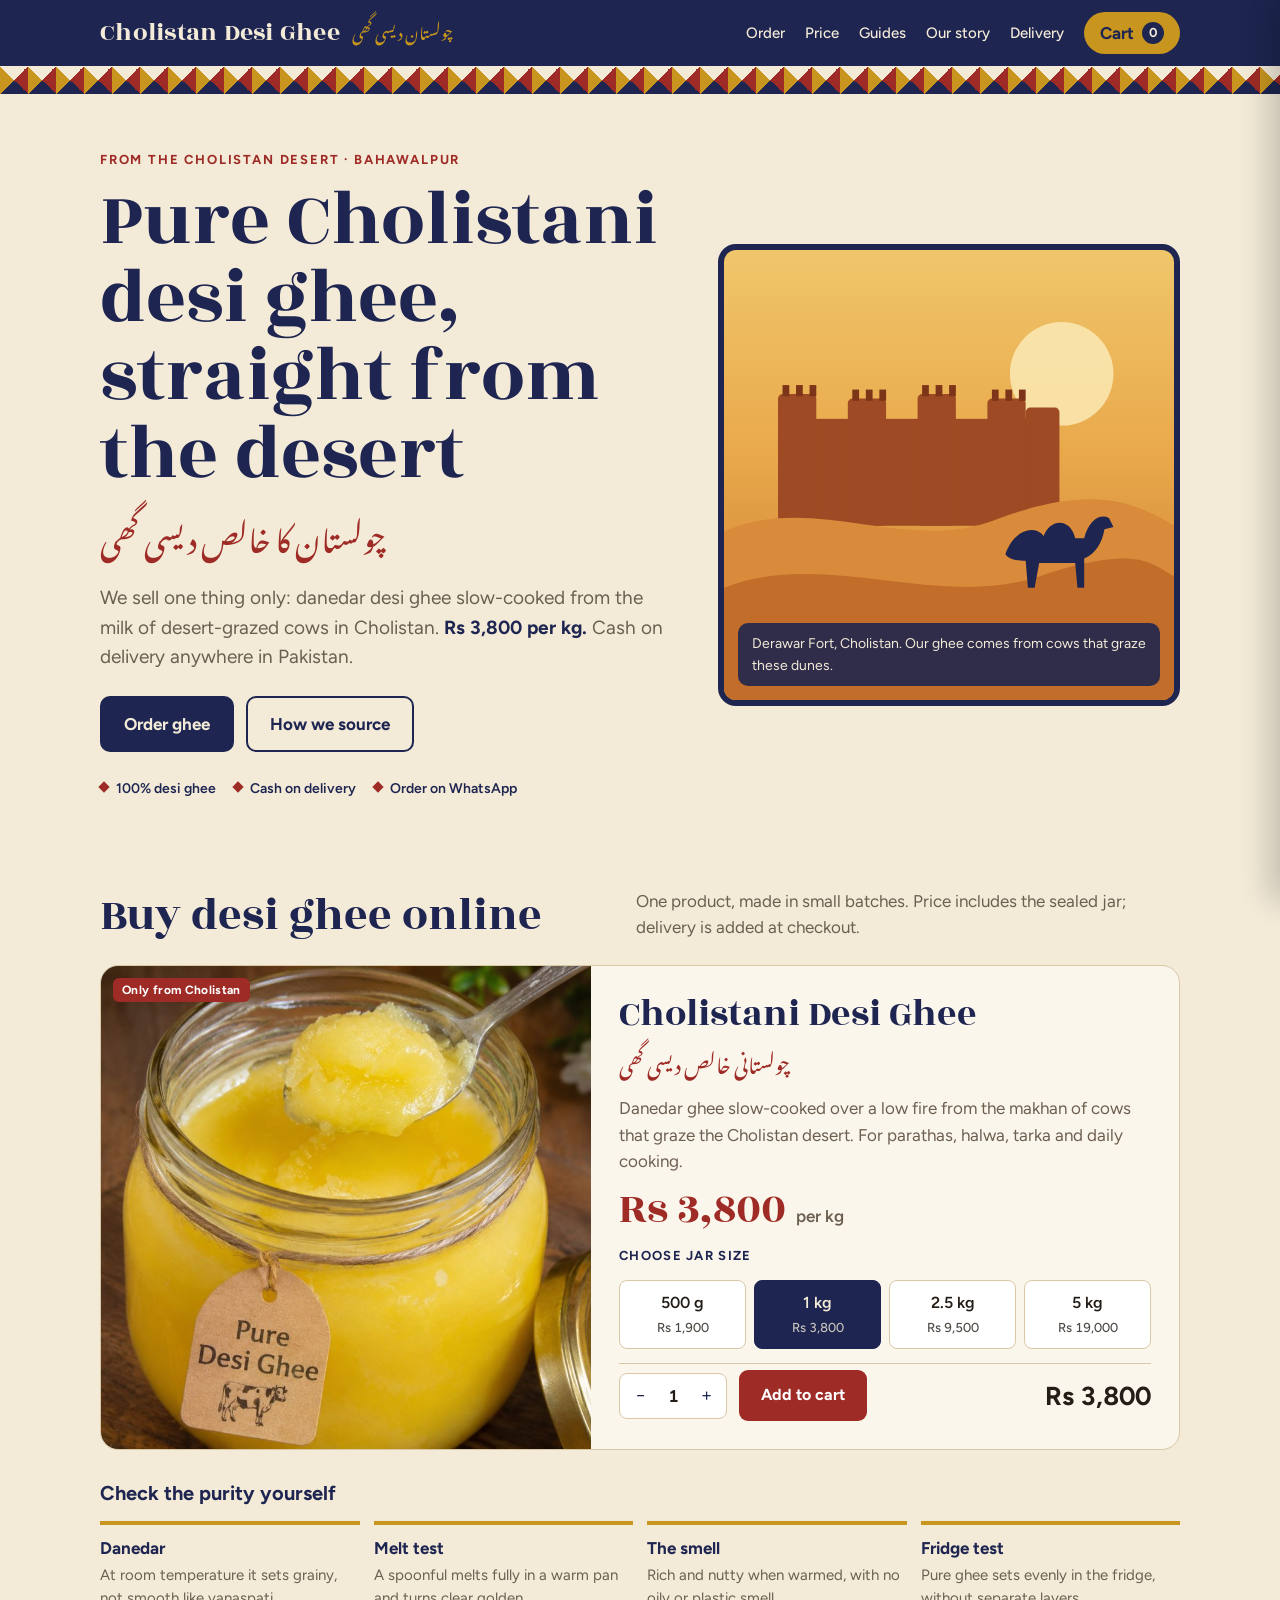
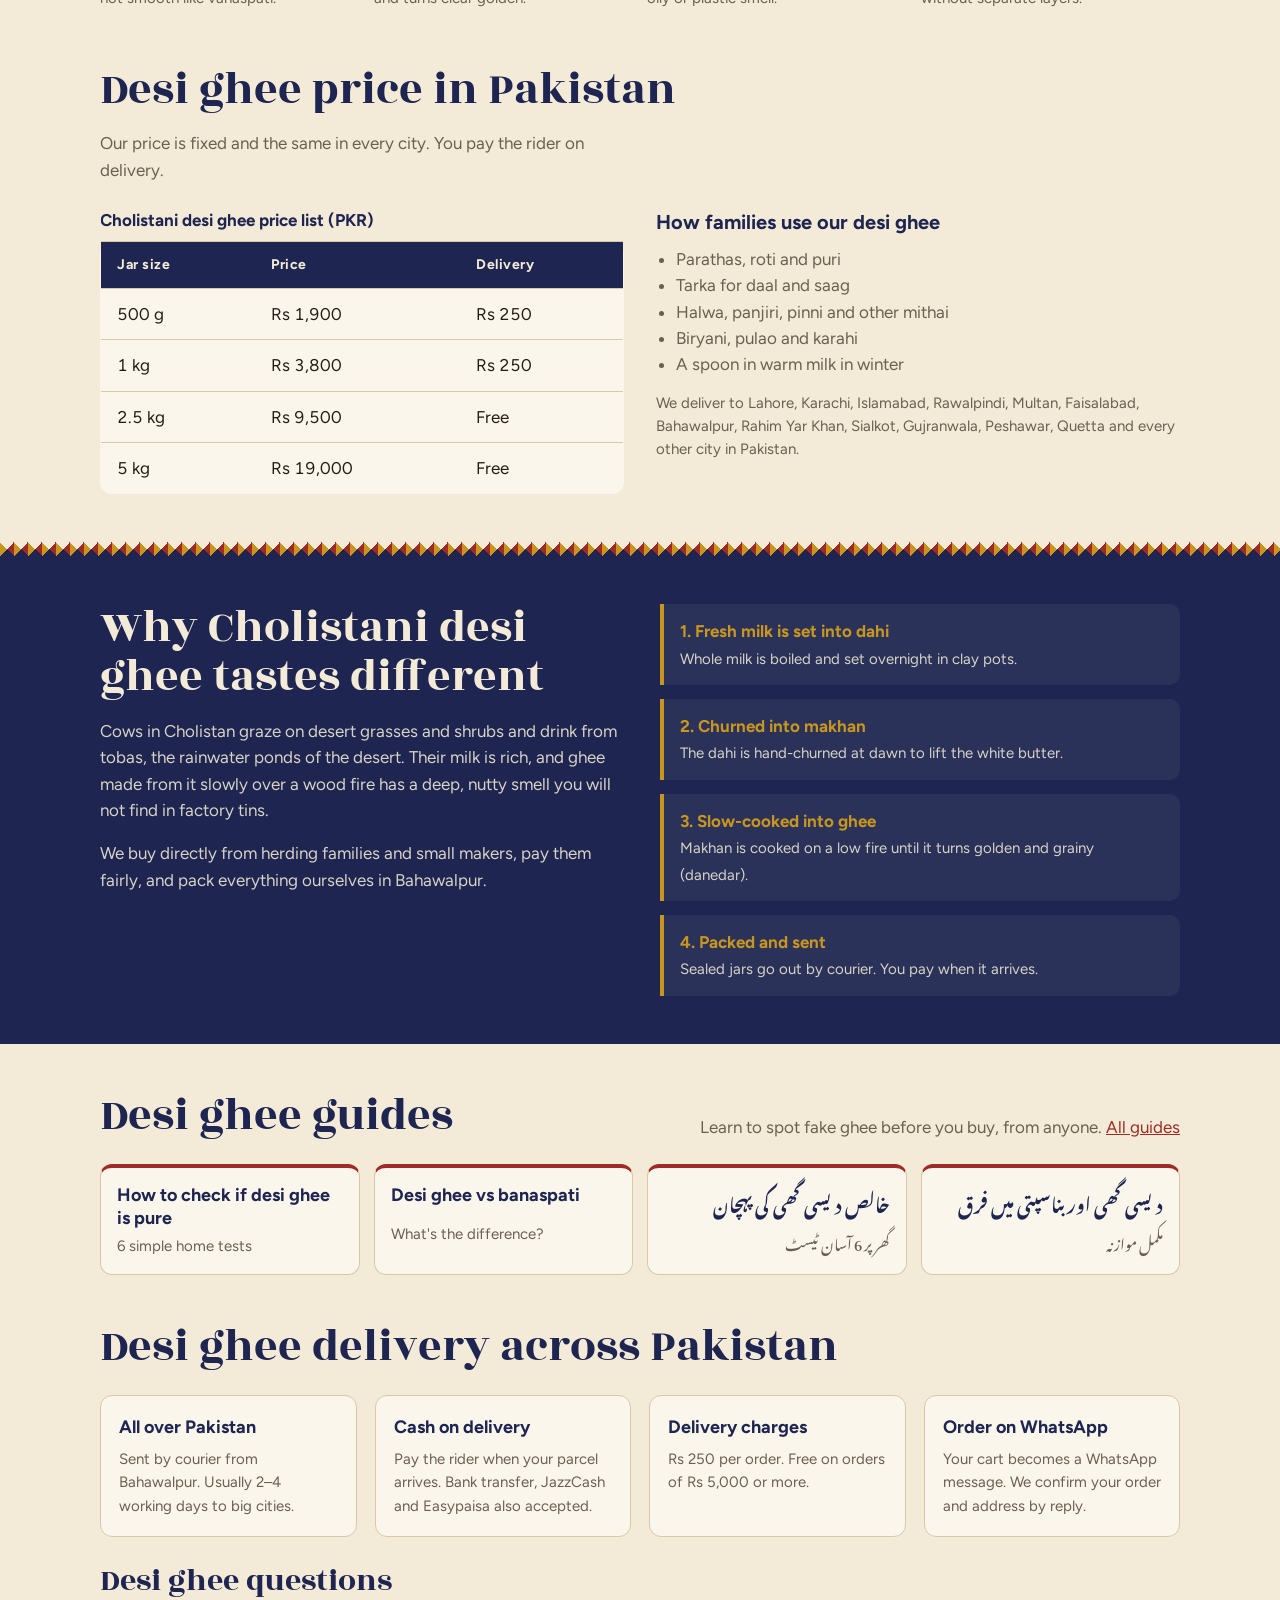
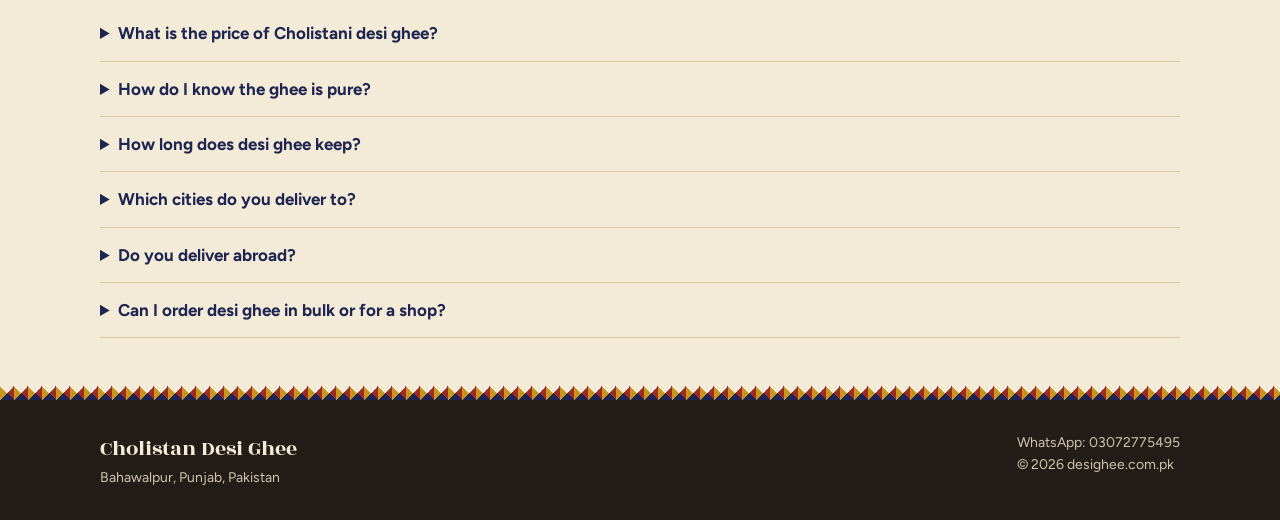
<file: index.html>
<!DOCTYPE html>
<html lang="en-PK">
<head>
<meta charset="utf-8">
<meta name="viewport" content="width=device-width, initial-scale=1">
<title>Pure Cholistani Desi Ghee Online | Rs 3,800/kg | Pakistan</title>
<meta name="description" content="Buy pure Cholistani desi ghee online at Rs 3,800 per kg. Danedar ghee from desert cows in Bahawalpur, delivered across Pakistan. Cash on delivery, order on WhatsApp.">
<link rel="canonical" href="https://desighee.com.pk/">
<meta name="robots" content="index, follow, max-image-preview:large">
<meta name="theme-color" content="#1d2550">
<meta name="geo.region" content="PK-PB">
<meta name="geo.placename" content="Bahawalpur">
<link rel="icon" href="data:image/svg+xml,%3Csvg xmlns='http://www.w3.org/2000/svg' viewBox='0 0 32 32'%3E%3Crect width='32' height='32' rx='7' fill='%231d2550'/%3E%3Cpath d='M16 6l9 10-9 10-9-10z' fill='%23c8961f'/%3E%3C/svg%3E">
<meta property="og:type" content="website">
<meta property="og:site_name" content="Cholistan Desi Ghee">
<meta property="og:locale" content="en_PK">
<meta property="og:url" content="https://desighee.com.pk/">
<meta property="og:title" content="Pure Cholistani Desi Ghee, Rs 3,800 per kg">
<meta property="og:description" content="Danedar desi ghee from the Cholistan desert, Bahawalpur. Cash on delivery across Pakistan.">
<meta property="og:image" content="https://desighee.com.pk/ghee.jpg">
<meta property="og:image:width" content="1200">
<meta property="og:image:height" content="800">
<meta property="og:image:alt" content="Glass jar of golden desi ghee with a spoonful lifted out">
<meta name="twitter:card" content="summary_large_image">
<meta name="twitter:title" content="Pure Cholistani Desi Ghee, Rs 3,800 per kg">
<meta name="twitter:description" content="Danedar desi ghee from the Cholistan desert, Bahawalpur. Cash on delivery across Pakistan.">
<meta name="twitter:image" content="https://desighee.com.pk/ghee.jpg">
<script type="application/ld+json">
[
 {
  "@context": "https://schema.org",
  "@type": "Organization",
  "@id": "https://desighee.com.pk/#org",
  "name": "Cholistan Desi Ghee",
  "url": "https://desighee.com.pk/",
  "logo": "https://desighee.com.pk/ghee.jpg",
  "address": {
   "@type": "PostalAddress",
   "addressLocality": "Bahawalpur",
   "addressRegion": "Punjab",
   "addressCountry": "PK"
  }
 },
 {
  "@context": "https://schema.org",
  "@type": "Product",
  "name": "Pure Cholistani Desi Ghee",
  "alternateName": "چولستانی خالص دیسی گھی",
  "image": [
   "https://desighee.com.pk/ghee.jpg"
  ],
  "description": "Danedar desi ghee slow-cooked from the makhan of cows that graze the Cholistan desert near Bahawalpur. Sold in 500 g, 1 kg, 2.5 kg and 5 kg jars.",
  "brand": {
   "@type": "Brand",
   "name": "Cholistan Desi Ghee"
  },
  "category": "Desi ghee",
  "offers": {
   "@type": "AggregateOffer",
   "priceCurrency": "PKR",
   "lowPrice": "1900",
   "highPrice": "19000",
   "offerCount": "4",
   "availability": "https://schema.org/InStock",
   "seller": {
    "@id": "https://desighee.com.pk/#org"
   },
   "url": "https://desighee.com.pk/#shop",
   "offers": [
    {
     "@type": "Offer",
     "name": "500 g jar",
     "price": "1900",
     "priceCurrency": "PKR",
     "availability": "https://schema.org/InStock",
     "shippingDetails": {
      "@type": "OfferShippingDetails",
      "shippingDestination": {
       "@type": "DefinedRegion",
       "addressCountry": "PK"
      },
      "shippingRate": {
       "@type": "MonetaryAmount",
       "value": "250",
       "currency": "PKR"
      },
      "deliveryTime": {
       "@type": "ShippingDeliveryTime",
       "handlingTime": {
        "@type": "QuantitativeValue",
        "minValue": 0,
        "maxValue": 1,
        "unitCode": "DAY"
       },
       "transitTime": {
        "@type": "QuantitativeValue",
        "minValue": 2,
        "maxValue": 4,
        "unitCode": "DAY"
       }
      }
     }
    },
    {
     "@type": "Offer",
     "name": "1 kg jar",
     "price": "3800",
     "priceCurrency": "PKR",
     "availability": "https://schema.org/InStock",
     "shippingDetails": {
      "@type": "OfferShippingDetails",
      "shippingDestination": {
       "@type": "DefinedRegion",
       "addressCountry": "PK"
      },
      "shippingRate": {
       "@type": "MonetaryAmount",
       "value": "250",
       "currency": "PKR"
      },
      "deliveryTime": {
       "@type": "ShippingDeliveryTime",
       "handlingTime": {
        "@type": "QuantitativeValue",
        "minValue": 0,
        "maxValue": 1,
        "unitCode": "DAY"
       },
       "transitTime": {
        "@type": "QuantitativeValue",
        "minValue": 2,
        "maxValue": 4,
        "unitCode": "DAY"
       }
      }
     }
    },
    {
     "@type": "Offer",
     "name": "2.5 kg jar",
     "price": "9500",
     "priceCurrency": "PKR",
     "availability": "https://schema.org/InStock",
     "shippingDetails": {
      "@type": "OfferShippingDetails",
      "shippingDestination": {
       "@type": "DefinedRegion",
       "addressCountry": "PK"
      },
      "shippingRate": {
       "@type": "MonetaryAmount",
       "value": "0",
       "currency": "PKR"
      },
      "deliveryTime": {
       "@type": "ShippingDeliveryTime",
       "handlingTime": {
        "@type": "QuantitativeValue",
        "minValue": 0,
        "maxValue": 1,
        "unitCode": "DAY"
       },
       "transitTime": {
        "@type": "QuantitativeValue",
        "minValue": 2,
        "maxValue": 4,
        "unitCode": "DAY"
       }
      }
     }
    },
    {
     "@type": "Offer",
     "name": "5 kg jar",
     "price": "19000",
     "priceCurrency": "PKR",
     "availability": "https://schema.org/InStock",
     "shippingDetails": {
      "@type": "OfferShippingDetails",
      "shippingDestination": {
       "@type": "DefinedRegion",
       "addressCountry": "PK"
      },
      "shippingRate": {
       "@type": "MonetaryAmount",
       "value": "0",
       "currency": "PKR"
      },
      "deliveryTime": {
       "@type": "ShippingDeliveryTime",
       "handlingTime": {
        "@type": "QuantitativeValue",
        "minValue": 0,
        "maxValue": 1,
        "unitCode": "DAY"
       },
       "transitTime": {
        "@type": "QuantitativeValue",
        "minValue": 2,
        "maxValue": 4,
        "unitCode": "DAY"
       }
      }
     }
    }
   ]
  }
 },
 {
  "@context": "https://schema.org",
  "@type": "FAQPage",
  "mainEntity": [
   {
    "@type": "Question",
    "name": "What is the price of Cholistani desi ghee?",
    "acceptedAnswer": {
     "@type": "Answer",
     "text": "Our pure Cholistani desi ghee costs Rs 3,800 per kg. A 500 g jar is Rs 1,900, 2.5 kg is Rs 9,500 and 5 kg is Rs 19,000. Delivery is Rs 250, and free on orders of Rs 5,000 or more."
    }
   },
   {
    "@type": "Question",
    "name": "How do I know the ghee is pure?",
    "acceptedAnswer": {
     "@type": "Answer",
     "text": "Pure desi ghee is grainy (danedar) at room temperature and melts fully on a warm spoon with no oily smell. If you are not happy with your first jar, message us and we will make it right."
    }
   },
   {
    "@type": "Question",
    "name": "How long does desi ghee keep?",
    "acceptedAnswer": {
     "@type": "Answer",
     "text": "Up to 9 months in a closed jar at room temperature. Always use a dry spoon."
    }
   },
   {
    "@type": "Question",
    "name": "Which cities do you deliver to?",
    "acceptedAnswer": {
     "@type": "Answer",
     "text": "We deliver by courier to every city in Pakistan, including Lahore, Karachi, Islamabad, Rawalpindi, Multan, Faisalabad, Bahawalpur, Peshawar and Quetta. Payment is cash on delivery."
    }
   },
   {
    "@type": "Question",
    "name": "Do you deliver abroad?",
    "acceptedAnswer": {
     "@type": "Answer",
     "text": "Not yet. Message us on WhatsApp if you would like to be told when we start."
    }
   },
   {
    "@type": "Question",
    "name": "Can I order desi ghee in bulk or for a shop?",
    "acceptedAnswer": {
     "@type": "Answer",
     "text": "Yes. Send us a WhatsApp message with the quantity and city for a wholesale price."
    }
   }
  ]
 }
]
</script>
<link rel="preconnect" href="https://fonts.googleapis.com">
<link rel="preconnect" href="https://fonts.gstatic.com" crossorigin>
<link href="https://fonts.googleapis.com/css2?family=Rozha+One&family=Figtree:wght@400;500;600;700&family=Noto+Nastaliq+Urdu:wght@500;700&display=swap" rel="stylesheet">
<style>
:root {
  /* Ajrak & ralli palette: indigo ink, madder red, ghee gold, desert sand. Layout: one bold patchwork band, quiet sand pages around it. */
  --sand: #f3ead8;
  --sand-deep: #e7d8bb;
  --indigo: #1d2550;
  --madder: #9e2b25;
  --ghee: #c8961f;
  --ink: #241d17;
  --muted: #6c5f50;
  --card: #fbf6ec;
  --line: #d9c8a6;
  --font-display: "Rozha One", "Georgia", serif;
  --font-body: "Figtree", system-ui, -apple-system, "Segoe UI", sans-serif;
  --font-urdu: "Noto Nastaliq Urdu", "Jameel Noori Nastaleeq", serif;
  color-scheme: light;
}
* { box-sizing: border-box; }
html, body { margin: 0; }
body {
  background: var(--sand);
  color: var(--ink);
  font-family: var(--font-body);
  font-size: 17px;
  line-height: 1.55;
}
a { color: var(--madder); }
button, input, select, textarea { font: inherit; }
:focus-visible { outline: 3px solid var(--ghee); outline-offset: 2px; }
.wrap { max-width: 1120px; margin: 0 auto; padding: 0 20px; }

/* Ralli patchwork band */
.ralli {
  height: 28px;
  background:
    conic-gradient(from 45deg, var(--madder) 25%, var(--indigo) 0 50%, var(--ghee) 0 75%, var(--sand) 0) 0 0 / 28px 28px;
}
.ralli.thin { height: 14px; background-size: 14px 14px; }

/* Header */
header.top {
  position: sticky; top: 0; z-index: 20;
  background: var(--indigo); color: var(--sand);
}
header.top .wrap { display: flex; align-items: center; justify-content: space-between; gap: 16px; padding-top: 12px; padding-bottom: 12px; }
.brand { display: flex; align-items: baseline; gap: 12px; color: var(--sand); text-decoration: none; }
.brand b { font-family: var(--font-display); font-weight: 400; font-size: 26px; letter-spacing: .01em; }
.brand span { font-family: var(--font-urdu); font-size: 16px; color: var(--ghee); line-height: 2; }
nav.links { display: flex; gap: 20px; align-items: center; }
nav.links a { color: var(--sand); text-decoration: none; font-weight: 500; font-size: 15px; }
nav.links a:hover { color: var(--ghee); }
.cart-btn {
  background: var(--ghee); color: var(--indigo); border: 0; border-radius: 999px;
  padding: 8px 16px; font-weight: 700; cursor: pointer; display: inline-flex; gap: 8px; align-items: center;
}
.cart-btn .count { background: var(--indigo); color: var(--sand); border-radius: 999px; min-width: 22px; padding: 0 6px; font-size: 13px; line-height: 22px; text-align: center; }
@media (max-width: 640px) { nav.links a { display: none; } .brand span { display: none; } }

/* Hero */
.hero { padding: 56px 0 40px; }
.hero .wrap { display: grid; grid-template-columns: 1.25fr 1fr; gap: 40px; align-items: center; }
.eyebrow { font-weight: 700; font-size: 13px; letter-spacing: .14em; text-transform: uppercase; color: var(--madder); margin: 0 0 12px; }
.hero h1 {
  font-family: var(--font-display); font-weight: 400; color: var(--indigo);
  font-size: clamp(42px, 7vw, 78px); line-height: 1; margin: 0 0 8px; text-wrap: balance;
}
.hero .urdu { font-family: var(--font-urdu); font-size: clamp(22px, 3vw, 30px); color: var(--madder); margin: 0 0 18px; line-height: 2.1; direction: rtl; text-align: left; }
.hero p.lead { font-size: 19px; color: var(--muted); max-width: 34em; margin: 0 0 24px; }
.cta-row { display: flex; gap: 12px; flex-wrap: wrap; }
.btn {
  display: inline-flex; align-items: center; justify-content: center; gap: 8px;
  padding: 13px 22px; border-radius: 10px; font-weight: 700; text-decoration: none; cursor: pointer; border: 2px solid var(--indigo);
}
.btn.primary { background: var(--indigo); color: var(--sand); }
.btn.primary:hover { background: #2b356d; }
.btn.ghost { background: transparent; color: var(--indigo); }
.btn.ghost:hover { background: var(--sand-deep); }
.btn.wa { background: #1f7a4a; border-color: #1f7a4a; color: #fff; }
.btn.wa:hover { background: #18633c; }
.promise { display: flex; gap: 18px; flex-wrap: wrap; margin-top: 26px; font-size: 14px; font-weight: 600; color: var(--indigo); }
.promise span::before { content: ""; display: inline-block; width: 8px; height: 8px; background: var(--madder); transform: rotate(45deg); margin-right: 8px; vertical-align: 2px; }

.dune-card {
  position: relative; aspect-ratio: 1 / 1; border-radius: 18px; overflow: hidden;
  background: linear-gradient(180deg, #f0c66b 0%, #e9a94b 45%, #c9772e 100%);
  border: 6px solid var(--indigo);
}
.dune-card svg { position: absolute; inset: 0; width: 100%; height: 100%; }
.dune-card figcaption {
  position: absolute; left: 14px; bottom: 14px; right: 14px;
  background: rgba(29,37,80,.88); color: var(--sand); padding: 10px 14px; border-radius: 10px; font-size: 14px;
}
@media (max-width: 820px) { .hero .wrap { grid-template-columns: 1fr; } .dune-card { max-width: 420px; } }

/* Sections */
section { padding: 48px 0; }
.sec-head { display: flex; justify-content: space-between; align-items: end; gap: 16px; flex-wrap: wrap; margin-bottom: 24px; }
h2 { font-family: var(--font-display); font-weight: 400; color: var(--indigo); font-size: clamp(32px, 4.5vw, 46px); line-height: 1.05; margin: 0; text-wrap: balance; }
.sec-head p { margin: 0; color: var(--muted); max-width: 32em; }

/* Filters */
.filters { display: flex; gap: 8px; flex-wrap: wrap; margin-bottom: 22px; }
.chip { border: 1.5px solid var(--indigo); background: transparent; color: var(--indigo); padding: 6px 14px; border-radius: 999px; font-weight: 600; font-size: 14px; cursor: pointer; }
.chip[aria-pressed="true"] { background: var(--indigo); color: var(--sand); }

/* Products */
.grid { display: grid; grid-template-columns: repeat(auto-fill, minmax(250px, 1fr)); gap: 20px; }
.card {
  background: var(--card); border: 1.5px solid var(--line); border-radius: 14px;
  display: flex; flex-direction: column; overflow: hidden;
}
.card .art { background: var(--sand-deep); display: grid; place-items: center; padding: 18px 0 10px; position: relative; }
.card .art svg { width: 120px; height: 140px; }
.badge { position: absolute; top: 12px; left: 12px; background: var(--madder); color: #fff; font-size: 12px; font-weight: 700; padding: 3px 9px; border-radius: 6px; letter-spacing: .03em; }
.card .body { padding: 16px 18px 18px; display: flex; flex-direction: column; gap: 8px; flex: 1; }
.card h3 { margin: 0; font-size: 20px; color: var(--indigo); line-height: 1.2; }
.card .ur { font-family: var(--font-urdu); color: var(--madder); font-size: 15px; line-height: 2; margin: -4px 0 0; direction: rtl; text-align: left; }
.card p.desc { margin: 0; color: var(--muted); font-size: 15px; flex: 1; }
.size-row { display: flex; gap: 6px; flex-wrap: wrap; }
.size { border: 1.5px solid var(--line); background: #fff; border-radius: 8px; padding: 4px 10px; font-size: 14px; font-weight: 600; cursor: pointer; color: var(--ink); }
.size[aria-pressed="true"] { border-color: var(--indigo); background: var(--indigo); color: var(--sand); }
.buy-row { display: flex; align-items: center; justify-content: space-between; gap: 10px; margin-top: 4px; }
.price { white-space: nowrap; font-weight: 700; font-size: 20px; color: var(--ink); font-variant-numeric: tabular-nums; }
.add { white-space: nowrap; background: var(--madder); color: #fff; border: 0; border-radius: 9px; padding: 10px 16px; font-weight: 700; cursor: pointer; }
.add:hover { background: #84221d; }
.add.done { background: #1f7a4a; }

/* Single product */
.feature { display: grid; grid-template-columns: 1fr 1.2fr; gap: 0; background: var(--card); border: 1.5px solid var(--line); border-radius: 18px; overflow: hidden; }
.feature .art { background: var(--sand-deep); display: grid; place-items: center; padding: 32px; position: relative; }
.feature .art { padding: 0; background: #e9dcc2; }
.feature .art img { width: 100%; height: 100%; min-height: 340px; object-fit: cover; object-position: 40% 50%; display: block; }
.feature .art .badge { z-index: 1; }
.feature .info2 { padding: 28px; display: grid; gap: 14px; align-content: start; }
.feature h3 { font-family: var(--font-display); font-weight: 400; font-size: clamp(28px, 3.5vw, 38px); color: var(--indigo); margin: 0; line-height: 1.1; }
.feature .ur { font-family: var(--font-urdu); color: var(--madder); font-size: 20px; line-height: 2; margin: -8px 0 0; }
.feature p { margin: 0; color: var(--muted); }
.perkg { display: flex; align-items: baseline; gap: 10px; flex-wrap: wrap; }
.perkg b { font-family: var(--font-display); font-weight: 400; font-size: 44px; color: var(--madder); line-height: 1; font-variant-numeric: tabular-nums; }
.perkg span { color: var(--muted); font-weight: 600; }
.lbl { font-size: 13px; font-weight: 700; letter-spacing: .1em; text-transform: uppercase; color: var(--indigo); }
.sizes { display: grid; grid-template-columns: repeat(auto-fill, minmax(110px, 1fr)); gap: 8px; }
.sizes .size { padding: 10px 8px; display: grid; gap: 2px; text-align: center; font-size: 16px; }
.sizes .size small { font-weight: 500; font-size: 13px; opacity: .8; font-variant-numeric: tabular-nums; }
.buy2 { display: flex; gap: 12px; align-items: center; flex-wrap: wrap; padding-top: 6px; border-top: 1.5px solid var(--line); }
.buy2 .qty button { width: 40px; height: 44px; }
.buy2 .add { padding: 13px 22px; font-size: 16px; }
.buy2 .price { font-size: 26px; margin-left: auto; }
.test { margin-top: 28px; }
.test h3 { color: var(--indigo); margin: 0 0 12px; font-size: 20px; }
.tests { display: grid; grid-template-columns: repeat(auto-fit, minmax(200px, 1fr)); gap: 14px; }
.tests div { border-top: 4px solid var(--ghee); padding-top: 10px; display: grid; gap: 2px; }
.tests b { color: var(--indigo); }
.tests span { color: var(--muted); font-size: 15px; }
@media (max-width: 820px) { .feature { grid-template-columns: 1fr; } .feature .art img { min-height: 0; aspect-ratio: 4 / 3; } }

/* Price table */
.pricing { padding-top: 8px; }
.price-wrap { display: grid; grid-template-columns: 1fr 1fr; gap: 32px; align-items: start; }
.ptable { width: 100%; border-collapse: collapse; background: var(--card); border: 1.5px solid var(--line); border-radius: 12px; overflow: hidden; font-variant-numeric: tabular-nums; }
.ptable caption { text-align: left; font-weight: 700; color: var(--indigo); padding-bottom: 8px; }
.ptable th, .ptable td { text-align: left; padding: 12px 16px; border-bottom: 1px solid var(--line); }
.ptable th { background: var(--indigo); color: var(--sand); font-size: 14px; letter-spacing: .04em; }
.ptable tr:last-child td { border-bottom: 0; }
.uses h3 { color: var(--indigo); margin: 0 0 8px; font-size: 20px; }
.uses ul { margin: 0 0 14px; padding-left: 20px; color: var(--muted); }
.cities { color: var(--muted); font-size: 15px; margin: 0; }
@media (max-width: 820px) { .price-wrap { grid-template-columns: 1fr; } }

/* Guides */
.guides { padding-bottom: 0; }
.gcards { display: grid; grid-template-columns: repeat(auto-fit, minmax(220px, 1fr)); gap: 14px; }
.gcard { background: var(--card); border: 1.5px solid var(--line); border-top: 4px solid var(--madder); border-radius: 12px; padding: 16px; text-decoration: none; display: grid; gap: 4px; }
.gcard:hover { border-color: var(--indigo); }
.gcard b { color: var(--indigo); font-size: 18px; line-height: 1.3; }
.gcard span { color: var(--muted); font-size: 15px; }
.gcard.ur b, .gcard.ur span { font-family: var(--font-urdu); line-height: 2; }

/* Story */
.story { background: var(--indigo); color: var(--sand); }
.story h2 { color: var(--sand); }
.story .wrap { display: grid; grid-template-columns: 1fr 1fr; gap: 40px; align-items: start; }
.story p { color: #d8d3c6; max-width: 34em; }
.steps { display: grid; gap: 14px; counter-reset: s; }
.step { background: rgba(255,255,255,.06); border-left: 4px solid var(--ghee); padding: 14px 16px; border-radius: 0 10px 10px 0; }
.step b { display: block; color: var(--ghee); font-size: 17px; }
.step span { color: #d8d3c6; font-size: 15px; }
@media (max-width: 820px) { .story .wrap { grid-template-columns: 1fr; } }

/* Delivery + FAQ */
.info { display: grid; grid-template-columns: repeat(auto-fit, minmax(240px, 1fr)); gap: 18px; }
.info div { background: var(--card); border: 1.5px solid var(--line); border-radius: 12px; padding: 18px; }
.info h3 { margin: 0 0 6px; color: var(--indigo); font-size: 18px; }
.info p { margin: 0; color: var(--muted); font-size: 15px; }
details { border-bottom: 1.5px solid var(--line); padding: 14px 0; }
details summary { cursor: pointer; font-weight: 700; color: var(--indigo); }
details p { margin: 8px 0 0; color: var(--muted); max-width: 60em; }

footer { background: var(--ink); color: #cfc4b2; padding: 32px 0; font-size: 14px; }
footer .wrap { display: flex; justify-content: space-between; gap: 16px; flex-wrap: wrap; }
footer b { color: var(--sand); font-family: var(--font-display); font-weight: 400; font-size: 22px; }

/* Cart drawer */
.scrim { position: fixed; inset: 0; background: rgba(20,16,12,.5); z-index: 40; display: none; }
.scrim.open { display: block; }
aside.cart {
  position: fixed; top: 0; right: 0; height: 100%; width: min(440px, 100%); z-index: 50;
  background: var(--sand); box-shadow: -10px 0 30px rgba(0,0,0,.2);
  display: flex; flex-direction: column; transform: translateX(100%); transition: transform .25s ease;
}
aside.cart.open { transform: none; }
@media (prefers-reduced-motion: reduce) { aside.cart { transition: none; } }
.cart-head { background: var(--indigo); color: var(--sand); padding: 16px 20px; display: flex; justify-content: space-between; align-items: center; }
.cart-title { font-family: var(--font-display); color: var(--sand); font-size: 28px; line-height: 1.05; }
.x { background: none; border: 0; color: var(--sand); font-size: 28px; cursor: pointer; line-height: 1; }
.cart-body > * { min-width: 0; }
.cart-body { grid-template-columns: minmax(0, 1fr); padding: 16px 20px; overflow-y: auto; overflow-x: hidden; flex: 1; display: grid; gap: 16px; align-content: start; }
.line { display: grid; grid-template-columns: 1fr auto; gap: 4px 10px; padding-bottom: 12px; border-bottom: 1px solid var(--line); }
.line .n { font-weight: 700; color: var(--indigo); }
.line .s { color: var(--muted); font-size: 14px; }
.line .t { font-weight: 700; font-variant-numeric: tabular-nums; text-align: right; }
.qty { display: inline-flex; align-items: center; border: 1.5px solid var(--line); border-radius: 8px; overflow: hidden; background: #fff; }
.qty button { border: 0; background: none; width: 32px; height: 30px; cursor: pointer; font-size: 18px; color: var(--indigo); }
.qty span { min-width: 26px; text-align: center; font-weight: 700; font-variant-numeric: tabular-nums; }
.totals { display: grid; gap: 4px; font-variant-numeric: tabular-nums; }
.totals div { display: flex; justify-content: space-between; }
.totals .grand { font-weight: 700; font-size: 20px; color: var(--indigo); border-top: 1.5px solid var(--indigo); padding-top: 6px; margin-top: 4px; }
.note { font-size: 13px; color: var(--muted); }
form.checkout { display: grid; gap: 10px; }
form.checkout label { display: grid; gap: 4px; font-size: 14px; font-weight: 600; color: var(--indigo); }
form.checkout input, form.checkout textarea, form.checkout select { width: 100%; min-width: 0; border: 1.5px solid var(--line); border-radius: 8px; padding: 10px 12px; background: #fff; color: var(--ink); }
.err { color: var(--madder); font-size: 14px; font-weight: 600; min-height: 1em; }
.empty { color: var(--muted); text-align: center; padding: 30px 0; }
.result { background: #fff; border: 1.5px solid var(--line); border-radius: 10px; padding: 12px; font-size: 14px; white-space: pre-wrap; max-height: 220px; overflow-y: auto; }
.row2 { display: grid; grid-template-columns: 1fr 1fr; gap: 8px; }
.cart-foot { padding: 16px 20px; border-top: 1.5px solid var(--line); display: grid; gap: 10px; background: var(--card); }
</style>
</head>
<body>

<header class="top">
  <div class="wrap">
    <a class="brand" href="#top" aria-label="Cholistan Desi Ghee home"><b>Cholistan Desi Ghee</b><span>چولستان دیسی گھی</span></a>
    <nav class="links" aria-label="Main">
      <a href="#shop">Order</a>
      <a href="#price">Price</a>
      <a href="blog/">Guides</a>
      <a href="#story">Our story</a>
      <a href="#delivery">Delivery</a>
      <button class="cart-btn" id="openCart" type="button" aria-label="Open cart">Cart <span class="count" id="cartCount">0</span></button>
    </nav>
  </div>
</header>
<div class="ralli" role="presentation"></div>

<main id="top">
  <div class="hero">
    <div class="wrap">
      <div>
        <p class="eyebrow">From the Cholistan desert · Bahawalpur</p>
        <h1>Pure Cholistani desi ghee, straight from the desert</h1>
        <p class="urdu" lang="ur">چولستان کا خالص دیسی گھی</p>
        <p class="lead">We sell one thing only: danedar desi ghee slow-cooked from the milk of desert-grazed cows in Cholistan. <b style="color:var(--indigo)">Rs 3,800 per kg.</b> Cash on delivery anywhere in Pakistan.</p>
        <div class="cta-row">
          <a class="btn primary" href="#shop">Order ghee</a>
          <a class="btn ghost" href="#story">How we source</a>
        </div>
        <div class="promise"><span>100% desi ghee</span><span>Cash on delivery</span><span>Order on WhatsApp</span></div>
      </div>
      <figure class="dune-card" style="margin:0">
        <svg viewBox="0 0 400 400" role="img" aria-label="Illustration of Derawar Fort among the dunes at sunset with a camel">
          <circle cx="300" cy="110" r="46" fill="#fbe7b0" opacity=".9"/>
          <!-- fort -->
          <g fill="#9e4a24">
            <rect x="60" y="150" width="220" height="95"/>
            <rect x="48" y="128" width="34" height="117" rx="4"/>
            <rect x="110" y="132" width="34" height="113" rx="4"/>
            <rect x="172" y="128" width="34" height="117" rx="4"/>
            <rect x="234" y="132" width="34" height="113" rx="4"/>
            <rect x="268" y="140" width="30" height="105" rx="4"/>
          </g>
          <g fill="#7d3519">
            <rect x="52" y="120" width="6" height="10"/><rect x="64" y="120" width="6" height="10"/><rect x="76" y="120" width="6" height="10"/>
            <rect x="114" y="124" width="6" height="10"/><rect x="126" y="124" width="6" height="10"/><rect x="138" y="124" width="6" height="10"/>
            <rect x="176" y="120" width="6" height="10"/><rect x="188" y="120" width="6" height="10"/><rect x="200" y="120" width="6" height="10"/>
            <rect x="238" y="124" width="6" height="10"/><rect x="250" y="124" width="6" height="10"/><rect x="262" y="124" width="6" height="10"/>
          </g>
          <!-- dunes -->
          <path d="M0 250 C 80 215, 160 270, 240 240 S 360 220, 400 245 L400 400 L0 400 Z" fill="#d98a3a"/>
          <path d="M0 300 C 90 265, 190 320, 280 290 S 380 280, 400 290 L400 400 L0 400 Z" fill="#c26d2a"/>
          <!-- camel -->
          <g fill="#1d2550" transform="translate(250 230)">
            <path d="M0 40 C 8 18, 26 14, 34 24 C 40 8, 58 8, 62 26 L 70 26 C 74 10, 84 4, 92 8 L 96 16 L 88 18 C 86 30, 80 40, 70 44 L 70 70 L 64 70 L 62 48 L 30 48 L 26 70 L 20 70 L 18 46 C 8 46, 2 44, 0 40 Z"/>
          </g>
        </svg>
        <figcaption>Derawar Fort, Cholistan. Our ghee comes from cows that graze these dunes.</figcaption>
      </figure>
    </div>
  </div>

  <section id="shop">
    <div class="wrap">
      <div class="sec-head">
        <h2>Buy desi ghee online</h2>
        <p>One product, made in small batches. Price includes the sealed jar; delivery is added at checkout.</p>
      </div>
      <div id="product">
        <article class="feature">
          <div class="art"><img src="ghee.jpg" alt="Glass jar of golden Cholistani desi ghee with a spoonful lifted out" width="1200" height="800" loading="lazy"></div>
          <div class="info2"><h3>Cholistani Desi Ghee</h3><p>Danedar ghee slow-cooked from the makhan of cows that graze the Cholistan desert. Rs 3,800 per kg.</p></div>
        </article>
      </div>
      <div class="test">
        <h3>Check the purity yourself</h3>
        <div class="tests">
          <div><b>Danedar</b><span>At room temperature it sets grainy, not smooth like vanaspati.</span></div>
          <div><b>Melt test</b><span>A spoonful melts fully in a warm pan and turns clear golden.</span></div>
          <div><b>The smell</b><span>Rich and nutty when warmed, with no oily or plastic smell.</span></div>
          <div><b>Fridge test</b><span>Pure ghee sets evenly in the fridge, without separate layers.</span></div>
        </div>
      </div>
    </div>
  </section>

  <section id="price" class="pricing">
    <div class="wrap">
      <div class="sec-head"><h2>Desi ghee price in Pakistan</h2>
        <p>Our price is fixed and the same in every city. You pay the rider on delivery.</p></div>
      <div class="price-wrap">
        <table class="ptable">
          <caption>Cholistani desi ghee price list (PKR)</caption>
          <thead><tr><th scope="col">Jar size</th><th scope="col">Price</th><th scope="col">Delivery</th></tr></thead>
          <tbody>
            <tr><td>500 g</td><td>Rs 1,900</td><td>Rs 250</td></tr>
            <tr><td>1 kg</td><td>Rs 3,800</td><td>Rs 250</td></tr>
            <tr><td>2.5 kg</td><td>Rs 9,500</td><td>Free</td></tr>
            <tr><td>5 kg</td><td>Rs 19,000</td><td>Free</td></tr>
          </tbody>
        </table>
        <div class="uses">
          <h3>How families use our desi ghee</h3>
          <ul>
            <li>Parathas, roti and puri</li>
            <li>Tarka for daal and saag</li>
            <li>Halwa, panjiri, pinni and other mithai</li>
            <li>Biryani, pulao and karahi</li>
            <li>A spoon in warm milk in winter</li>
          </ul>
          <p class="cities">We deliver to Lahore, Karachi, Islamabad, Rawalpindi, Multan, Faisalabad, Bahawalpur, Rahim Yar Khan, Sialkot, Gujranwala, Peshawar, Quetta and every other city in Pakistan.</p>
        </div>
      </div>
    </div>
  </section>

  <div class="ralli thin" role="presentation"></div>
  <section class="story" id="story">
    <div class="wrap">
      <div>
        <h2>Why Cholistani desi ghee tastes different</h2>
        <p>Cows in Cholistan graze on desert grasses and shrubs and drink from tobas, the rainwater ponds of the desert. Their milk is rich, and ghee made from it slowly over a wood fire has a deep, nutty smell you will not find in factory tins.</p>
        <p>We buy directly from herding families and small makers, pay them fairly, and pack everything ourselves in Bahawalpur.</p>
      </div>
      <div class="steps">
        <div class="step"><b>1. Fresh milk is set into dahi</b><span>Whole milk is boiled and set overnight in clay pots.</span></div>
        <div class="step"><b>2. Churned into makhan</b><span>The dahi is hand-churned at dawn to lift the white butter.</span></div>
        <div class="step"><b>3. Slow-cooked into ghee</b><span>Makhan is cooked on a low fire until it turns golden and grainy (danedar).</span></div>
        <div class="step"><b>4. Packed and sent</b><span>Sealed jars go out by courier. You pay when it arrives.</span></div>
      </div>
    </div>
  </section>

  <section id="guides" class="guides">
    <div class="wrap">
      <div class="sec-head"><h2>Desi ghee guides</h2><p>Learn to spot fake ghee before you buy, from anyone. <a href="blog/">All guides</a></p></div>
      <div class="gcards">
        <a class="gcard" href="blog/how-to-check-pure-desi-ghee.html"><b>How to check if desi ghee is pure</b><span>6 simple home tests</span></a>
        <a class="gcard" href="blog/desi-ghee-vs-banaspati.html"><b>Desi ghee vs banaspati</b><span>What's the difference?</span></a>
        <a class="gcard ur" href="blog/khalis-desi-ghee-ki-pehchan.html" lang="ur" dir="rtl"><b>خالص دیسی گھی کی پہچان</b><span>گھر پر 6 آسان ٹیسٹ</span></a>
        <a class="gcard ur" href="blog/desi-ghee-aur-banaspati-mein-farq.html" lang="ur" dir="rtl"><b>دیسی گھی اور بناسپتی میں فرق</b><span>مکمل موازنہ</span></a>
      </div>
    </div>
  </section>

  <section id="delivery">
    <div class="wrap">
      <div class="sec-head"><h2>Desi ghee delivery across Pakistan</h2></div>
      <div class="info">
        <div><h3>All over Pakistan</h3><p>Sent by courier from Bahawalpur. Usually 2–4 working days to big cities.</p></div>
        <div><h3>Cash on delivery</h3><p>Pay the rider when your parcel arrives. Bank transfer, JazzCash and Easypaisa also accepted.</p></div>
        <div><h3>Delivery charges</h3><p id="deliveryText"></p></div>
        <div><h3>Order on WhatsApp</h3><p>Your cart becomes a WhatsApp message. We confirm your order and address by reply.</p></div>
      </div>
      <div style="margin-top:28px"><h2 style="font-size:32px;margin-bottom:8px">Desi ghee questions</h2>
        <details><summary>What is the price of Cholistani desi ghee?</summary><p>Our pure Cholistani desi ghee costs Rs 3,800 per kg. A 500 g jar is Rs 1,900, 2.5 kg is Rs 9,500 and 5 kg is Rs 19,000. Delivery is Rs 250, and free on orders of Rs 5,000 or more.</p></details>
        <details><summary>How do I know the ghee is pure?</summary><p>Pure desi ghee is grainy (danedar) at room temperature and melts fully on a warm spoon with no oily smell. If you are not happy with your first jar, message us and we will make it right.</p></details>
        <details><summary>How long does desi ghee keep?</summary><p>Up to 9 months in a closed jar at room temperature. Always use a dry spoon.</p></details>
        <details><summary>Which cities do you deliver to?</summary><p>We deliver by courier to every city in Pakistan, including Lahore, Karachi, Islamabad, Rawalpindi, Multan, Faisalabad, Bahawalpur, Peshawar and Quetta. Payment is cash on delivery.</p></details>
        <details><summary>Do you deliver abroad?</summary><p>Not yet. Message us on WhatsApp if you would like to be told when we start.</p></details>
        <details><summary>Can I order desi ghee in bulk or for a shop?</summary><p>Yes. Send us a WhatsApp message with the quantity and city for a wholesale price.</p></details>
      </div>
    </div>
  </section>
</main>

<div class="ralli thin" role="presentation"></div>
<footer>
  <div class="wrap">
    <div><b>Cholistan Desi Ghee</b><div>Bahawalpur, Punjab, Pakistan</div></div>
    <div>WhatsApp: <span id="footNum"></span><br>© <span id="yr"></span> desighee.com.pk</div>
  </div>
</footer>

<div class="scrim" id="scrim"></div>
<aside class="cart" id="cart" aria-label="Your cart" aria-hidden="true">
  <div class="cart-head"><div class="cart-title">Your order</div><button class="x" id="closeCart" type="button" aria-label="Close cart">×</button></div>
  <div class="cart-body" id="cartBody"></div>
  <div class="cart-foot" id="cartFoot"></div>
</aside>

<script>
/* ============ STORE SETTINGS: edit these ============ */
const STORE = {
  whatsapp: "923072775495",         // your WhatsApp number, country code first, no + or spaces
  deliveryFee: 250,                  // Rs per order
  freeDeliveryOver: 5000,            // free delivery when the order total reaches this (Rs)
};
/* Your one product. Price is per kg; each size price is worked out from it */
const PRICE_PER_KG = 3800;
const PRODUCT = { id: "ghee", name: "Cholistani Desi Ghee", ur: "چولستانی خالص دیسی گھی",
  desc: "Danedar ghee slow-cooked over a low fire from the makhan of cows that graze the Cholistan desert. For parathas, halwa, tarka and daily cooking.",
  sizes: [0.5, 1, 2.5, 5] };   // in kg
const sizeLabel = kg => kg < 1 ? (kg * 1000) + " g" : kg + " kg";
const sizePrice = kg => Math.round(kg * PRICE_PER_KG);
/* ==================================================== */

const rs = n => "Rs " + n.toLocaleString("en-PK");
const $ = id => document.getElementById(id);
let cart = [];
try { cart = JSON.parse(localStorage.getItem("cf-cart") || "[]"); } catch (e) { cart = []; }
const save = () => { try { localStorage.setItem("cf-cart", JSON.stringify(cart)); } catch (e) {} };
let chosenSize = 1, chosenQty = 1;

function jar(fill, lid) {
  return `<svg viewBox="0 0 120 140" aria-hidden="true">
    <rect x="30" y="8" width="60" height="18" rx="4" fill="${lid}"/>
    <rect x="34" y="24" width="52" height="8" fill="${lid}" opacity=".7"/>
    <path d="M26 34 h68 q8 0 8 10 v78 q0 12 -12 12 h-60 q-12 0 -12 -12 v-78 q0 -10 8 -10z" fill="${fill}"/>
    <path d="M26 34 h68 q8 0 8 10 v78 q0 12 -12 12 h-60 q-12 0 -12 -12 v-78 q0 -10 8 -10z" fill="none" stroke="#241d17" stroke-opacity=".25" stroke-width="2"/>
    <rect x="22" y="64" width="76" height="40" fill="#f3ead8"/>
    <rect x="22" y="64" width="76" height="6" fill="${lid}"/>
    <rect x="22" y="98" width="76" height="6" fill="${lid}"/>
    <path d="M60 74 l8 8 -8 8 -8 -8z" fill="${lid}"/>
    <rect x="36" y="40" width="8" height="70" rx="4" fill="#fff" opacity=".25"/>
  </svg>`;
}

function renderProduct() {
  const kg = PRODUCT.sizes[chosenSize];
  $("product").innerHTML = `<article class="feature">
    <div class="art"><span class="badge">Only from Cholistan</span><img src="ghee.jpg" alt="Glass jar of golden Cholistani desi ghee with a spoonful lifted out" width="1200" height="800" loading="lazy" decoding="async"></div>
    <div class="info2">
      <h3>${PRODUCT.name}</h3>
      <p class="ur" lang="ur">${PRODUCT.ur}</p>
      <p>${PRODUCT.desc}</p>
      <div class="perkg"><b>${rs(PRICE_PER_KG)}</b><span>per kg</span></div>
      <div class="lbl" id="sizeLbl">Choose jar size</div>
      <div class="sizes" role="group" aria-labelledby="sizeLbl">${PRODUCT.sizes.map((k, i) =>
        `<button type="button" class="size" data-i="${i}" aria-pressed="${i === chosenSize}">${sizeLabel(k)}<small>${rs(sizePrice(k))}</small></button>`).join("")}</div>
      <div class="buy2">
        <div class="qty" aria-label="Number of jars"><button type="button" data-q="-1" aria-label="One less jar">−</button><span>${chosenQty}</span><button type="button" data-q="1" aria-label="One more jar">+</button></div>
        <button type="button" class="add" id="addBtn" data-add="1">Add to cart</button>
        <span class="price">${rs(sizePrice(kg) * chosenQty)}</span>
      </div>
    </div></article>`;
}


function totals() {
  const sub = cart.reduce((s, l) => s + l.price * l.qty, 0);
  const del = sub === 0 || sub >= STORE.freeDeliveryOver ? 0 : STORE.deliveryFee;
  return { sub, del, total: sub + del };
}
function renderCart() {
  const n = cart.reduce((s, l) => s + l.qty, 0);
  $("cartCount").textContent = n;
  if (!cart.length) {
    $("cartBody").innerHTML = `<p class="empty">Your cart is empty. Choose a jar of ghee to start.</p>`;
    $("cartFoot").innerHTML = `<a class="btn primary" href="#shop" id="keepShopping">Browse products</a>`;
    $("keepShopping").onclick = closeCart;
    return;
  }
  const t = totals();
  $("cartBody").innerHTML = cart.map((l, i) => `<div class="line">
      <div><div class="n">${l.name}</div><div class="s">${l.size} · ${rs(l.price)} each</div></div>
      <div class="t">${rs(l.price * l.qty)}</div>
      <div class="qty"><button type="button" data-dec="${i}" aria-label="Remove one">−</button><span>${l.qty}</span><button type="button" data-inc="${i}" aria-label="Add one">+</button></div>
    </div>`).join("") + `
    <div class="totals">
      <div><span>Subtotal</span><span>${rs(t.sub)}</span></div>
      <div><span>Delivery</span><span>${t.del ? rs(t.del) : "Free"}</span></div>
      <div class="grand"><span>Total (cash on delivery)</span><span>${rs(t.total)}</span></div>
      ${t.del ? `<span class="note">Add ${rs(STORE.freeDeliveryOver - t.sub)} more for free delivery.</span>` : ""}
    </div>
    <form class="checkout" id="checkout" novalidate>
      <label for="f-name">Full name<input id="f-name" autocomplete="name" required></label>
      <label for="f-phone">Mobile number<input id="f-phone" inputmode="tel" autocomplete="tel" placeholder="03xx xxxxxxx" required></label>
      <div class="row2">
        <label for="f-city">City<input id="f-city" autocomplete="address-level2" required></label>
        <label for="f-pay">Payment<select id="f-pay"><option>Cash on delivery</option><option>Bank transfer</option><option>JazzCash / Easypaisa</option></select></label>
      </div>
      <label for="f-addr">Full address<textarea id="f-addr" rows="2" autocomplete="street-address" required></textarea></label>
      <p class="err" id="err" role="alert"></p>
    </form>
    <div id="out"></div>`;
  $("cartFoot").innerHTML = `<button class="btn wa" type="button" id="placeOrder">Send order on WhatsApp</button>
    <span class="note">This opens WhatsApp with your order ready to send to ${STORE.whatsapp.replace(/^92/, "0")}.</span>`;
  $("placeOrder").onclick = placeOrder;
}

function orderText(f) {
  const t = totals();
  const lines = cart.map(l => `• ${l.name} (${l.size}) × ${l.qty} = ${rs(l.price * l.qty)}`).join("\n");
  return `Assalam o Alaikum! New order from desighee.com.pk\n\n${lines}\n\nSubtotal: ${rs(t.sub)}\nDelivery: ${t.del ? rs(t.del) : "Free"}\nTotal: ${rs(t.total)}\nPayment: ${f.pay}\n\nName: ${f.name}\nPhone: ${f.phone}\nCity: ${f.city}\nAddress: ${f.addr}`;
}
function placeOrder() {
  const f = { name: $("f-name").value.trim(), phone: $("f-phone").value.trim(), city: $("f-city").value.trim(), addr: $("f-addr").value.trim(), pay: $("f-pay").value };
  const digits = f.phone.replace(/\D/g, "");
  if (!f.name || !f.city || !f.addr) { $("err").textContent = "Please fill in your name, city and full address."; return; }
  if (!/^(03\d{9}|923\d{9})$/.test(digits)) { $("err").textContent = "Please enter a Pakistani mobile number like 0300 1234567."; return; }
  $("err").textContent = "";
  const text = orderText(f);
  const url = `https://wa.me/${STORE.whatsapp}?text=${encodeURIComponent(text)}`;
  $("out").innerHTML = `<p class="note"><b>Your order message is ready.</b> Tap the green button to open WhatsApp and press send. If WhatsApp does not open, copy the message and send it to ${STORE.whatsapp.replace(/^92/, "0")}.</p>
    <div class="result" id="orderMsg"></div>
    <div class="row2" style="margin-top:8px"><a class="btn wa" href="${url}" target="_blank" rel="noopener">Open WhatsApp</a><button class="btn ghost" type="button" id="copyMsg">Copy message</button></div>`;
  $("orderMsg").textContent = text;
  $("copyMsg").onclick = async () => {
    try { await navigator.clipboard.writeText(text); $("copyMsg").textContent = "Copied"; }
    catch (e) { $("copyMsg").textContent = "Select the text above to copy"; }
  };
  $("out").scrollIntoView({ block: "nearest" });
}

function openCart() { $("cart").classList.add("open"); $("scrim").classList.add("open"); $("cart").setAttribute("aria-hidden", "false"); $("closeCart").focus(); }
function closeCart() { $("cart").classList.remove("open"); $("scrim").classList.remove("open"); $("cart").setAttribute("aria-hidden", "true"); }

document.addEventListener("click", e => {
  const t = e.target.closest("button"); if (!t) return;
  if (t.dataset.i !== undefined && t.classList.contains("size")) { chosenSize = +t.dataset.i; renderProduct(); }
  else if (t.dataset.q) { chosenQty = Math.max(1, chosenQty + +t.dataset.q); renderProduct(); }
  else if (t.dataset.add) {
    const kg = PRODUCT.sizes[chosenSize], size = sizeLabel(kg), price = sizePrice(kg);
    const ex = cart.find(l => l.size === size);
    ex ? ex.qty += chosenQty : cart.push({ id: PRODUCT.id, name: PRODUCT.name, size, price, qty: chosenQty });
    save(); renderCart(); openCart();
  }
  else if (t.dataset.inc) { cart[+t.dataset.inc].qty++; save(); renderCart(); }
  else if (t.dataset.dec) { const i = +t.dataset.dec; cart[i].qty--; if (!cart[i].qty) cart.splice(i, 1); save(); renderCart(); }
});
$("openCart").onclick = openCart; $("closeCart").onclick = closeCart; $("scrim").onclick = closeCart;
document.addEventListener("keydown", e => { if (e.key === "Escape") closeCart(); });

$("deliveryText").textContent = `${rs(STORE.deliveryFee)} per order. Free on orders of ${rs(STORE.freeDeliveryOver)} or more.`;
$("footNum").textContent = STORE.whatsapp.replace(/^92/, "0");
$("yr").textContent = new Date().getFullYear();
// drop items from an older version of the store
cart = cart.filter(l => l.id === PRODUCT.id && PRODUCT.sizes.some(k => sizeLabel(k) === l.size && sizePrice(k) === l.price)); save();
renderProduct(); renderCart();
</script>
</body>
</html>
</file>
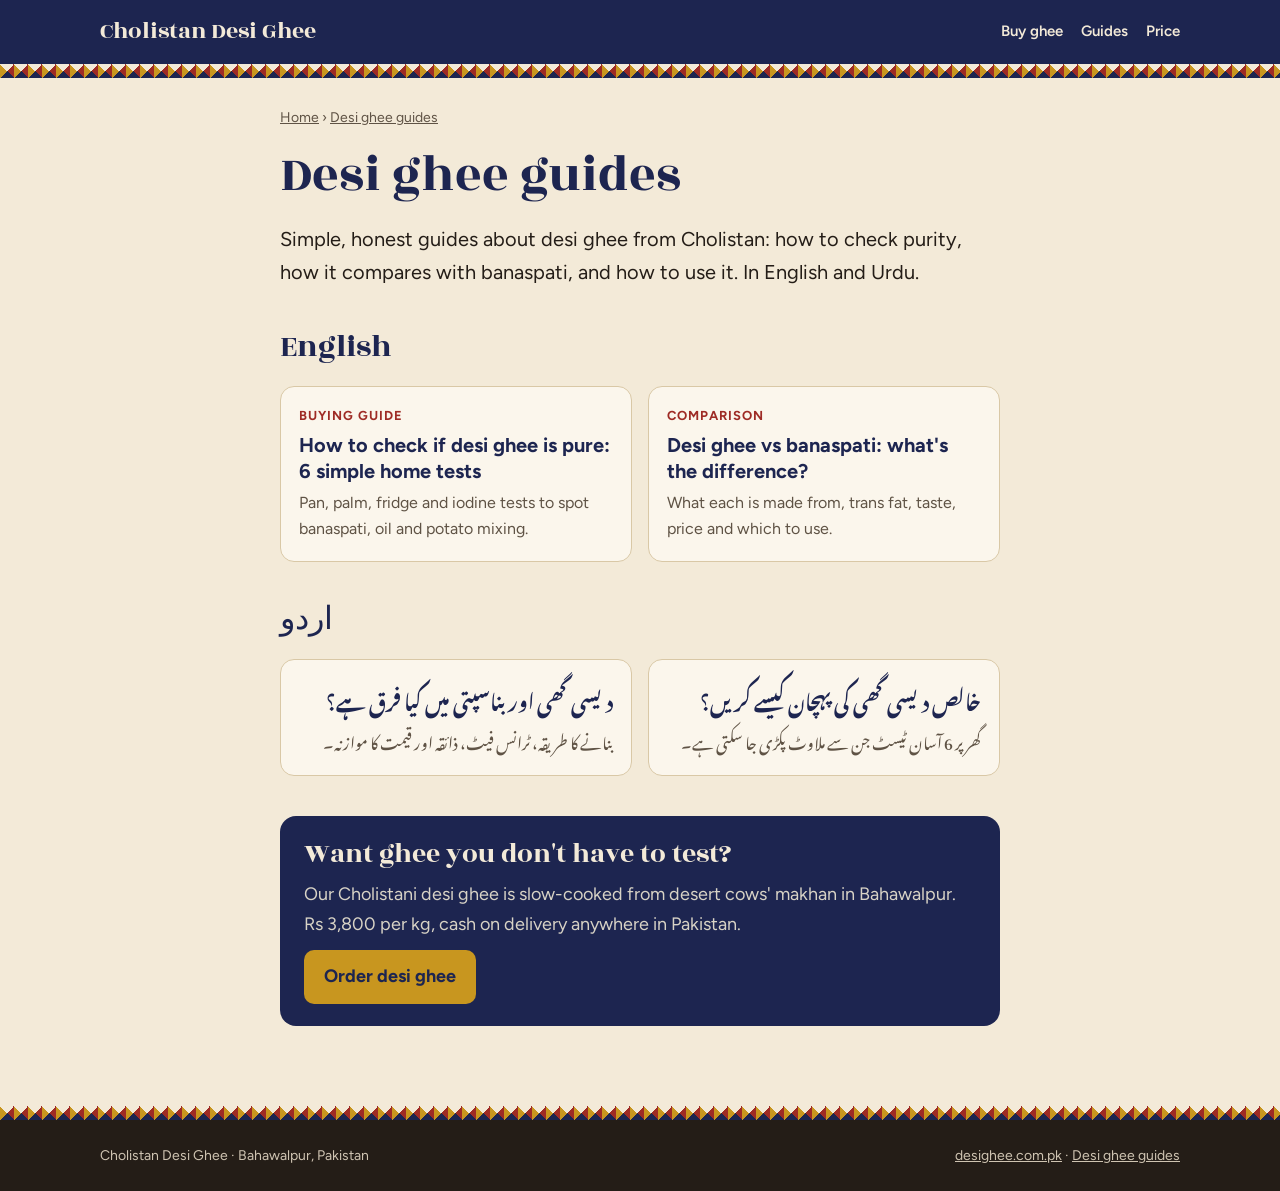
<file: blog/index.html>
<!DOCTYPE html>
<html lang="en-PK">
<head>
<meta charset="utf-8">
<meta name="viewport" content="width=device-width, initial-scale=1">
<title>Desi Ghee Guides in English &amp; Urdu | Cholistan Desi Ghee</title>
<meta name="description" content="Guides on desi ghee in English and Urdu: how to check if desi ghee is pure, desi ghee vs banaspati, and more from Cholistan Desi Ghee, Bahawalpur.">
<link rel="canonical" href="https://desighee.com.pk/blog/">

<meta name="robots" content="index, follow, max-image-preview:large">
<meta name="theme-color" content="#1d2550">
<link rel="icon" href="data:image/svg+xml,%3Csvg xmlns='http://www.w3.org/2000/svg' viewBox='0 0 32 32'%3E%3Crect width='32' height='32' rx='7' fill='%231d2550'/%3E%3Cpath d='M16 6l9 10-9 10-9-10z' fill='%23c8961f'/%3E%3C/svg%3E">
<meta property="og:type" content="website">
<meta property="og:site_name" content="Cholistan Desi Ghee">
<meta property="og:locale" content="en_PK">
<meta property="og:url" content="https://desighee.com.pk/blog/">
<meta property="og:title" content="Desi ghee guides">
<meta property="og:description" content="Guides on desi ghee in English and Urdu: how to check if desi ghee is pure, desi ghee vs banaspati, and more from Cholistan Desi Ghee, Bahawalpur.">
<meta property="og:image" content="https://desighee.com.pk/ghee.jpg">
<meta name="twitter:card" content="summary_large_image">
<link rel="preconnect" href="https://fonts.googleapis.com">
<link rel="preconnect" href="https://fonts.gstatic.com" crossorigin>
<link href="https://fonts.googleapis.com/css2?family=Rozha+One&family=Figtree:wght@400;600;700&family=Noto+Nastaliq+Urdu:wght@400;700&display=swap" rel="stylesheet">
<link rel="stylesheet" href="blog.css">
<script type="application/ld+json">{"@context": "https://schema.org", "@type": "BreadcrumbList", "itemListElement": [{"@type": "ListItem", "position": 1, "name": "Home", "item": "https://desighee.com.pk/"}, {"@type": "ListItem", "position": 2, "name": "Desi ghee guides", "item": "https://desighee.com.pk/blog/"}]}</script>
</head>
<body>
<header class="top"><div class="in"><a class="brand" href="../">Cholistan Desi Ghee</a>
<nav aria-label="Main" dir="ltr"><a href="../#shop">Buy ghee</a><a href="./">Guides</a><a href="../#price">Price</a></nav></div></header>
<div class="ralli" role="presentation"></div>
<main>
<nav class="crumbs" aria-label="Breadcrumb"><a href="../">Home</a> › <a href="./">Desi ghee guides</a></nav>
<article>
<h1>Desi ghee guides</h1>

<p class="lead">Simple, honest guides about desi ghee from Cholistan: how to check purity, how it compares with banaspati, and how to use it. In English and Urdu.</p>
<h2>English</h2>
<div class="cards">
<a class="card" href="how-to-check-pure-desi-ghee.html"><span class="l">Buying guide</span><span class="t">How to check if desi ghee is pure: 6 simple home tests</span><span class="d">Pan, palm, fridge and iodine tests to spot banaspati, oil and potato mixing.</span></a>
<a class="card" href="desi-ghee-vs-banaspati.html"><span class="l">Comparison</span><span class="t">Desi ghee vs banaspati: what's the difference?</span><span class="d">What each is made from, trans fat, taste, price and which to use.</span></a>
</div>
<h2>اردو</h2>
<div class="cards" dir="rtl" lang="ur">
<a class="card" href="khalis-desi-ghee-ki-pehchan.html"><span class="ut">خالص دیسی گھی کی پہچان کیسے کریں؟</span><span class="ud">گھر پر 6 آسان ٹیسٹ جن سے ملاوٹ پکڑی جا سکتی ہے۔</span></a>
<a class="card" href="desi-ghee-aur-banaspati-mein-farq.html"><span class="ut">دیسی گھی اور بناسپتی میں کیا فرق ہے؟</span><span class="ud">بنانے کا طریقہ، ٹرانس فیٹ، ذائقہ اور قیمت کا موازنہ۔</span></a>
</div>
<div class="cta"><b>Want ghee you don't have to test?</b><p>Our Cholistani desi ghee is slow-cooked from desert cows' makhan in Bahawalpur. Rs 3,800 per kg, cash on delivery anywhere in Pakistan.</p><a class="btn" href="../#shop">Order desi ghee</a></div>
</article>
</main>
<div class="ralli" role="presentation"></div>
<footer><div class="in" dir="ltr"><span>Cholistan Desi Ghee · Bahawalpur, Pakistan</span><span><a href="../">desighee.com.pk</a> · <a href="./">Desi ghee guides</a></span></div></footer>
</body>
</html>
</file>
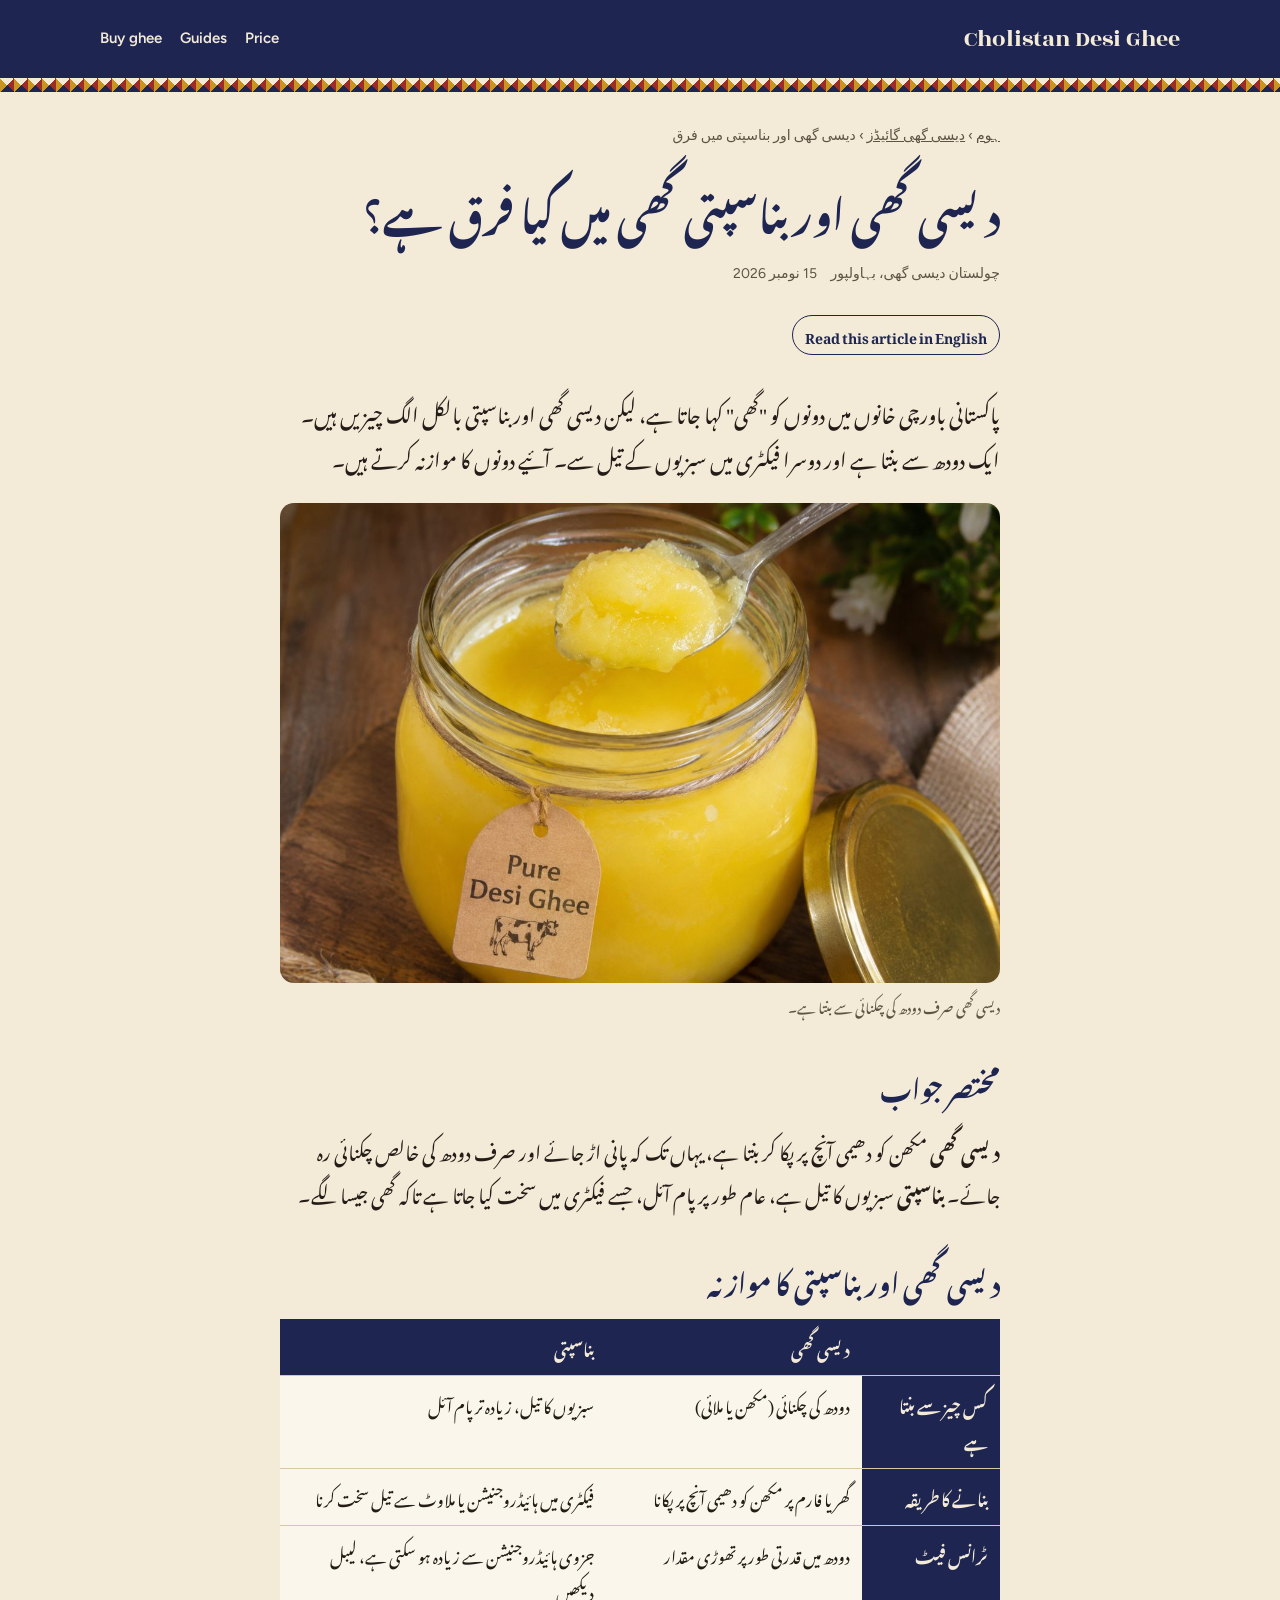
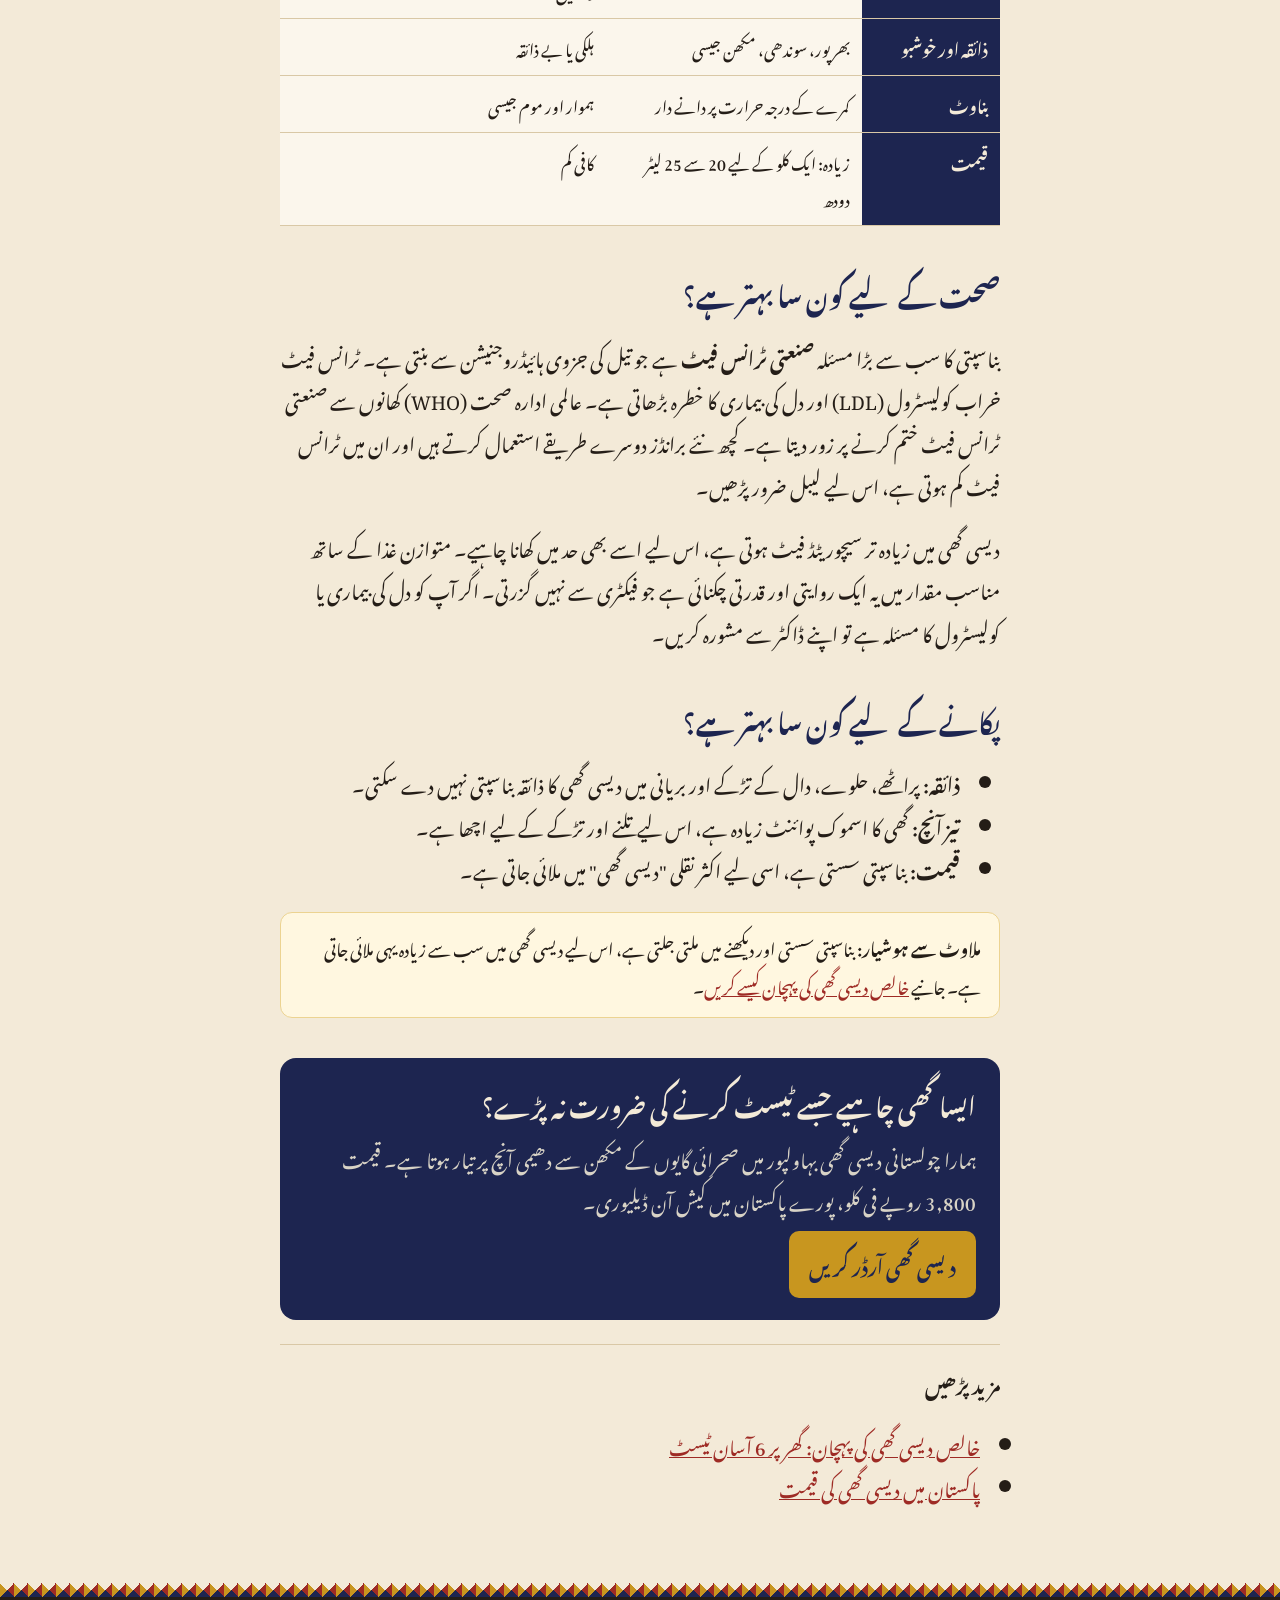
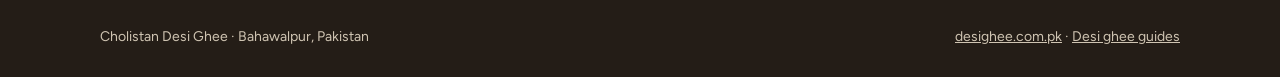
<file: blog/desi-ghee-aur-banaspati-mein-farq.html>
<!DOCTYPE html>
<html lang="ur-PK" dir="rtl">
<head>
<meta charset="utf-8">
<meta name="viewport" content="width=device-width, initial-scale=1">
<title>دیسی گھی اور بناسپتی گھی میں کیا فرق ہے؟</title>
<meta name="description" content="دیسی گھی اور بناسپتی گھی کا موازنہ: کس چیز سے بنتے ہیں، ٹرانس فیٹ، ذائقہ، قیمت اور صحت کے لیے کون سا بہتر ہے۔">
<link rel="canonical" href="https://desighee.com.pk/blog/desi-ghee-aur-banaspati-mein-farq.html">
<link rel="alternate" hreflang="ur-PK" href="https://desighee.com.pk/blog/desi-ghee-aur-banaspati-mein-farq.html">
<link rel="alternate" hreflang="en-PK" href="https://desighee.com.pk/blog/desi-ghee-vs-banaspati.html">
<link rel="alternate" hreflang="x-default" href="https://desighee.com.pk/blog/desi-ghee-vs-banaspati.html">
<meta name="robots" content="index, follow, max-image-preview:large">
<meta name="theme-color" content="#1d2550">
<link rel="icon" href="data:image/svg+xml,%3Csvg xmlns='http://www.w3.org/2000/svg' viewBox='0 0 32 32'%3E%3Crect width='32' height='32' rx='7' fill='%231d2550'/%3E%3Cpath d='M16 6l9 10-9 10-9-10z' fill='%23c8961f'/%3E%3C/svg%3E">
<meta property="og:type" content="article">
<meta property="og:site_name" content="Cholistan Desi Ghee">
<meta property="og:locale" content="ur_PK">
<meta property="og:url" content="https://desighee.com.pk/blog/desi-ghee-aur-banaspati-mein-farq.html">
<meta property="og:title" content="دیسی گھی اور بناسپتی گھی میں کیا فرق ہے؟">
<meta property="og:description" content="دیسی گھی اور بناسپتی گھی کا موازنہ: کس چیز سے بنتے ہیں، ٹرانس فیٹ، ذائقہ، قیمت اور صحت کے لیے کون سا بہتر ہے۔">
<meta property="og:image" content="https://desighee.com.pk/ghee.jpg">
<meta name="twitter:card" content="summary_large_image">
<link rel="preconnect" href="https://fonts.googleapis.com">
<link rel="preconnect" href="https://fonts.gstatic.com" crossorigin>
<link href="https://fonts.googleapis.com/css2?family=Rozha+One&family=Figtree:wght@400;600;700&family=Noto+Nastaliq+Urdu:wght@400;700&display=swap" rel="stylesheet">
<link rel="stylesheet" href="blog.css">
<script type="application/ld+json">{"@context": "https://schema.org", "@type": "BreadcrumbList", "itemListElement": [{"@type": "ListItem", "position": 1, "name": "Home", "item": "https://desighee.com.pk/"}, {"@type": "ListItem", "position": 2, "name": "Desi ghee guides", "item": "https://desighee.com.pk/blog/"}, {"@type": "ListItem", "position": 3, "name": "دیسی گھی اور بناسپتی میں فرق", "item": "https://desighee.com.pk/blog/desi-ghee-aur-banaspati-mein-farq.html"}]}</script>
<script type="application/ld+json">{"@context": "https://schema.org", "@type": "Article", "headline": "دیسی گھی اور بناسپتی گھی میں کیا فرق ہے؟", "description": "دیسی گھی اور بناسپتی گھی کا موازنہ: کس چیز سے بنتے ہیں، ٹرانس فیٹ، ذائقہ، قیمت اور صحت کے لیے کون سا بہتر ہے۔", "inLanguage": "ur-PK", "image": ["https://desighee.com.pk/ghee.jpg"], "datePublished": "2026-11-15", "dateModified": "2026-11-15", "mainEntityOfPage": "https://desighee.com.pk/blog/desi-ghee-aur-banaspati-mein-farq.html", "author": {"@type": "Organization", "name": "Cholistan Desi Ghee", "url": "https://desighee.com.pk/"}, "publisher": {"@type": "Organization", "name": "Cholistan Desi Ghee", "url": "https://desighee.com.pk/", "logo": {"@type": "ImageObject", "url": "https://desighee.com.pk/ghee.jpg"}}}</script>
</head>
<body>
<header class="top"><div class="in"><a class="brand" href="../">Cholistan Desi Ghee</a>
<nav aria-label="Main" dir="ltr"><a href="../#shop">Buy ghee</a><a href="./">Guides</a><a href="../#price">Price</a></nav></div></header>
<div class="ralli" role="presentation"></div>
<main>
<nav class="crumbs" aria-label="Breadcrumb"><a href="../">ہوم</a> › <a href="./">دیسی گھی گائیڈز</a> › <span>دیسی گھی اور بناسپتی میں فرق</span></nav>
<article>
<h1>دیسی گھی اور بناسپتی گھی میں کیا فرق ہے؟</h1>
<p class="meta"><span>چولستان دیسی گھی، بہاولپور</span><span>15 نومبر 2026</span></p>
<a class="lang" href="desi-ghee-vs-banaspati.html" hreflang="en" lang="en" dir="ltr">Read this article in English</a>
<p class="lead">پاکستانی باورچی خانوں میں دونوں کو "گھی" کہا جاتا ہے، لیکن دیسی گھی اور بناسپتی بالکل الگ چیزیں ہیں۔ ایک دودھ سے بنتا ہے اور دوسرا فیکٹری میں سبزیوں کے تیل سے۔ آئیے دونوں کا موازنہ کرتے ہیں۔</p>
<figure><img src="../ghee.jpg" alt="دودھ کے مکھن سے بنا دیسی گھی" width="1200" height="800" loading="lazy" decoding="async"><figcaption>دیسی گھی صرف دودھ کی چکنائی سے بنتا ہے۔</figcaption></figure>
<h2>مختصر جواب</h2>
<p><b>دیسی گھی</b> مکھن کو دھیمی آنچ پر پکا کر بنتا ہے، یہاں تک کہ پانی اڑ جائے اور صرف دودھ کی خالص چکنائی رہ جائے۔ <b>بناسپتی</b> سبزیوں کا تیل ہے، عام طور پر پام آئل، جسے فیکٹری میں سخت کیا جاتا ہے تاکہ گھی جیسا لگے۔</p>
<h2>دیسی گھی اور بناسپتی کا موازنہ</h2>
<div class="tbl"><table>
<thead><tr><th scope="col"></th><th scope="col">دیسی گھی</th><th scope="col">بناسپتی</th></tr></thead>
<tbody>
<tr><th scope="row">کس چیز سے بنتا ہے</th><td>دودھ کی چکنائی (مکھن یا ملائی)</td><td>سبزیوں کا تیل، زیادہ تر پام آئل</td></tr>
<tr><th scope="row">بنانے کا طریقہ</th><td>گھر یا فارم پر مکھن کو دھیمی آنچ پر پکانا</td><td>فیکٹری میں ہائیڈروجنیشن یا ملاوٹ سے تیل سخت کرنا</td></tr>
<tr><th scope="row">ٹرانس فیٹ</th><td>دودھ میں قدرتی طور پر تھوڑی مقدار</td><td>جزوی ہائیڈروجنیشن سے زیادہ ہو سکتی ہے، لیبل دیکھیں</td></tr>
<tr><th scope="row">ذائقہ اور خوشبو</th><td>بھرپور، سوندھی، مکھن جیسی</td><td>ہلکی یا بے ذائقہ</td></tr>
<tr><th scope="row">بناوٹ</th><td>کمرے کے درجہ حرارت پر دانے دار</td><td>ہموار اور موم جیسی</td></tr>
<tr><th scope="row">قیمت</th><td>زیادہ: ایک کلو کے لیے 20 سے 25 لیٹر دودھ</td><td>کافی کم</td></tr>
</tbody></table></div>
<h2>صحت کے لیے کون سا بہتر ہے؟</h2>
<p>بناسپتی کا سب سے بڑا مسئلہ <b>صنعتی ٹرانس فیٹ</b> ہے جو تیل کی جزوی ہائیڈروجنیشن سے بنتی ہے۔ ٹرانس فیٹ خراب کولیسٹرول (LDL) اور دل کی بیماری کا خطرہ بڑھاتی ہے۔ عالمی ادارہ صحت (WHO) کھانوں سے صنعتی ٹرانس فیٹ ختم کرنے پر زور دیتا ہے۔ کچھ نئے برانڈز دوسرے طریقے استعمال کرتے ہیں اور ان میں ٹرانس فیٹ کم ہوتی ہے، اس لیے لیبل ضرور پڑھیں۔</p>
<p>دیسی گھی میں زیادہ تر سیچوریٹڈ فیٹ ہوتی ہے، اس لیے اسے بھی حد میں کھانا چاہیے۔ متوازن غذا کے ساتھ مناسب مقدار میں یہ ایک روایتی اور قدرتی چکنائی ہے جو فیکٹری سے نہیں گزرتی۔ اگر آپ کو دل کی بیماری یا کولیسٹرول کا مسئلہ ہے تو اپنے ڈاکٹر سے مشورہ کریں۔</p>
<h2>پکانے کے لیے کون سا بہتر ہے؟</h2>
<ul>
<li><b>ذائقہ:</b> پراٹھے، حلوے، دال کے تڑکے اور بریانی میں دیسی گھی کا ذائقہ بناسپتی نہیں دے سکتی۔</li>
<li><b>تیز آنچ:</b> گھی کا اسموک پوائنٹ زیادہ ہے، اس لیے تلنے اور تڑکے کے لیے اچھا ہے۔</li>
<li><b>قیمت:</b> بناسپتی سستی ہے، اسی لیے اکثر نقلی "دیسی گھی" میں ملائی جاتی ہے۔</li>
</ul>
<div class="note"><b>ملاوٹ سے ہوشیار:</b> بناسپتی سستی اور دیکھنے میں ملتی جلتی ہے، اس لیے دیسی گھی میں سب سے زیادہ یہی ملائی جاتی ہے۔ جانیے <a href="khalis-desi-ghee-ki-pehchan.html">خالص دیسی گھی کی پہچان کیسے کریں</a>۔</div>
<div class="cta"><b>ایسا گھی چاہیے جسے ٹیسٹ کرنے کی ضرورت نہ پڑے؟</b><p>ہمارا چولستانی دیسی گھی بہاولپور میں صحرائی گایوں کے مکھن سے دھیمی آنچ پر تیار ہوتا ہے۔ قیمت 3,800 روپے فی کلو، پورے پاکستان میں کیش آن ڈیلیوری۔</p><a class="btn" href="../#shop">دیسی گھی آرڈر کریں</a></div>
<div class="related"><b>مزید پڑھیں</b><ul><li><a href="khalis-desi-ghee-ki-pehchan.html">خالص دیسی گھی کی پہچان: گھر پر 6 آسان ٹیسٹ</a></li><li><a href="../#price">پاکستان میں دیسی گھی کی قیمت</a></li></ul></div>
</article>
</main>
<div class="ralli" role="presentation"></div>
<footer><div class="in" dir="ltr"><span>Cholistan Desi Ghee · Bahawalpur, Pakistan</span><span><a href="../">desighee.com.pk</a> · <a href="./">Desi ghee guides</a></span></div></footer>
</body>
</html>
</file>
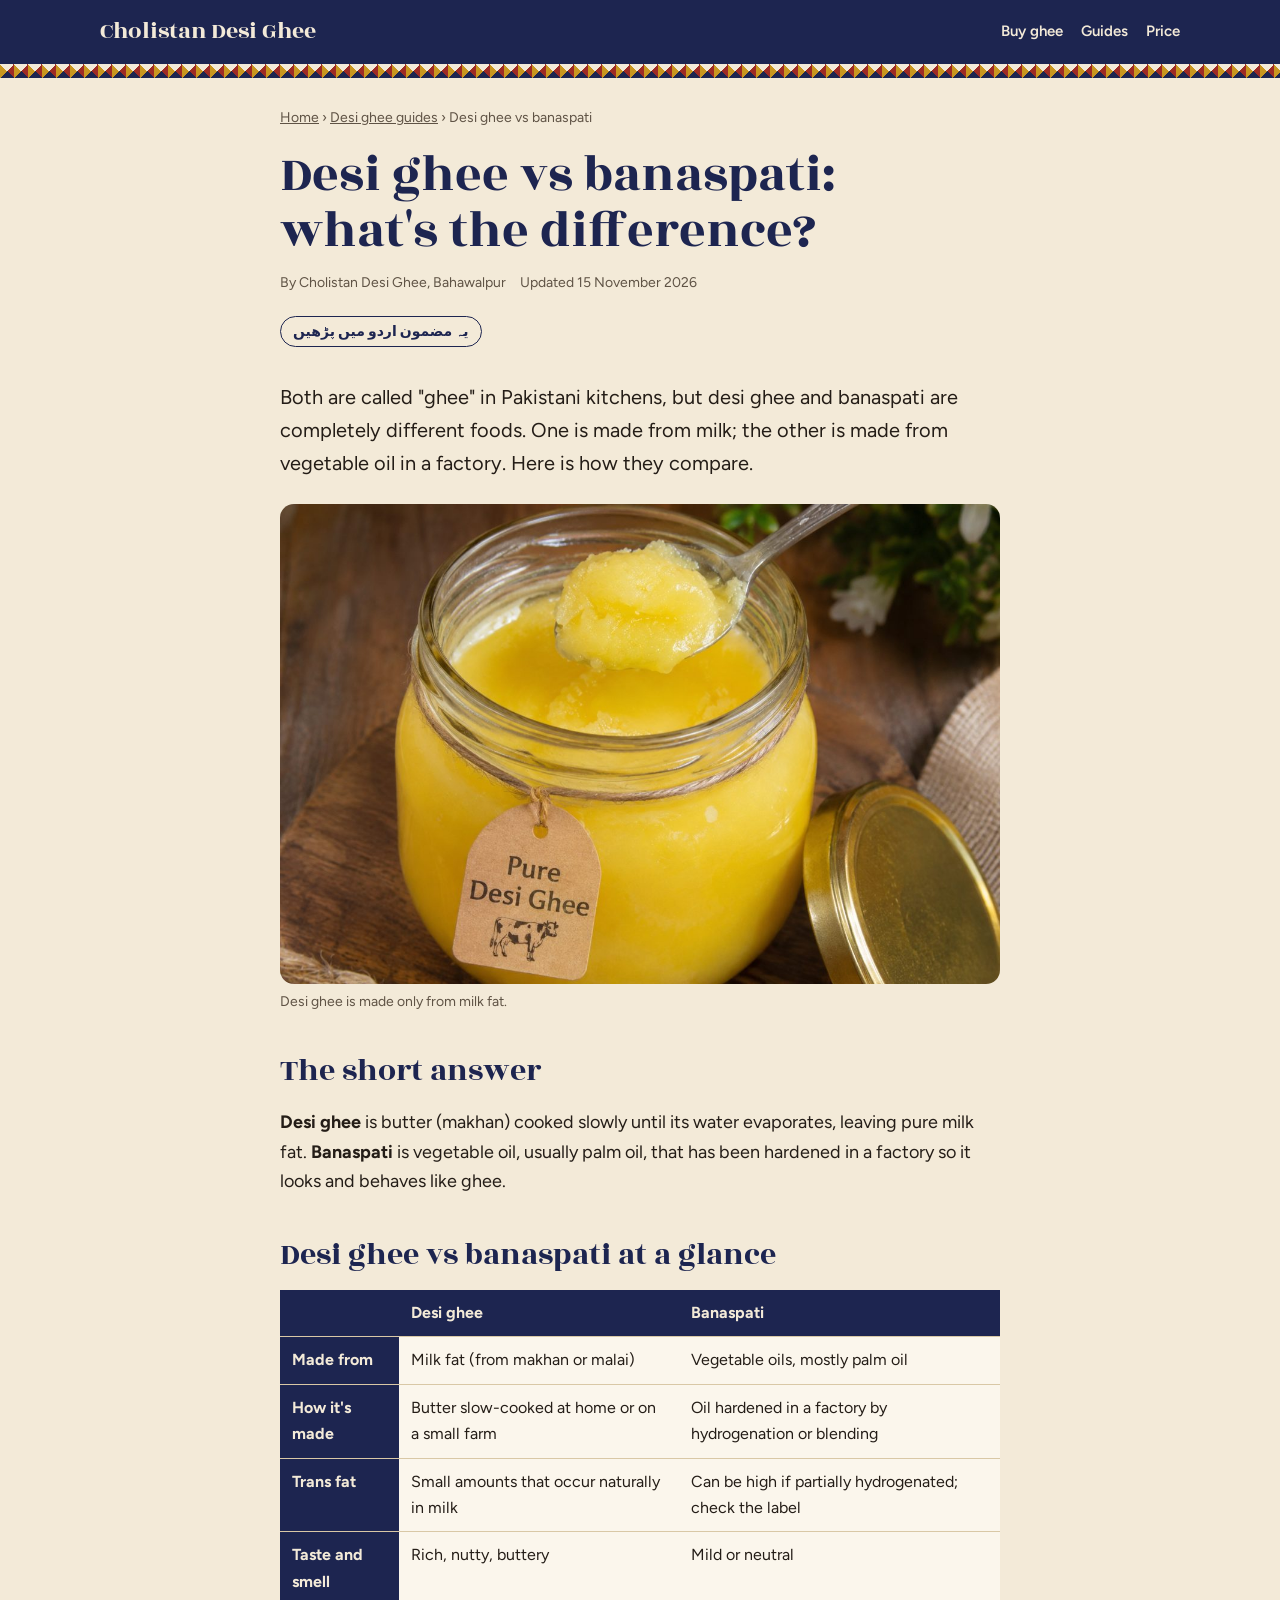
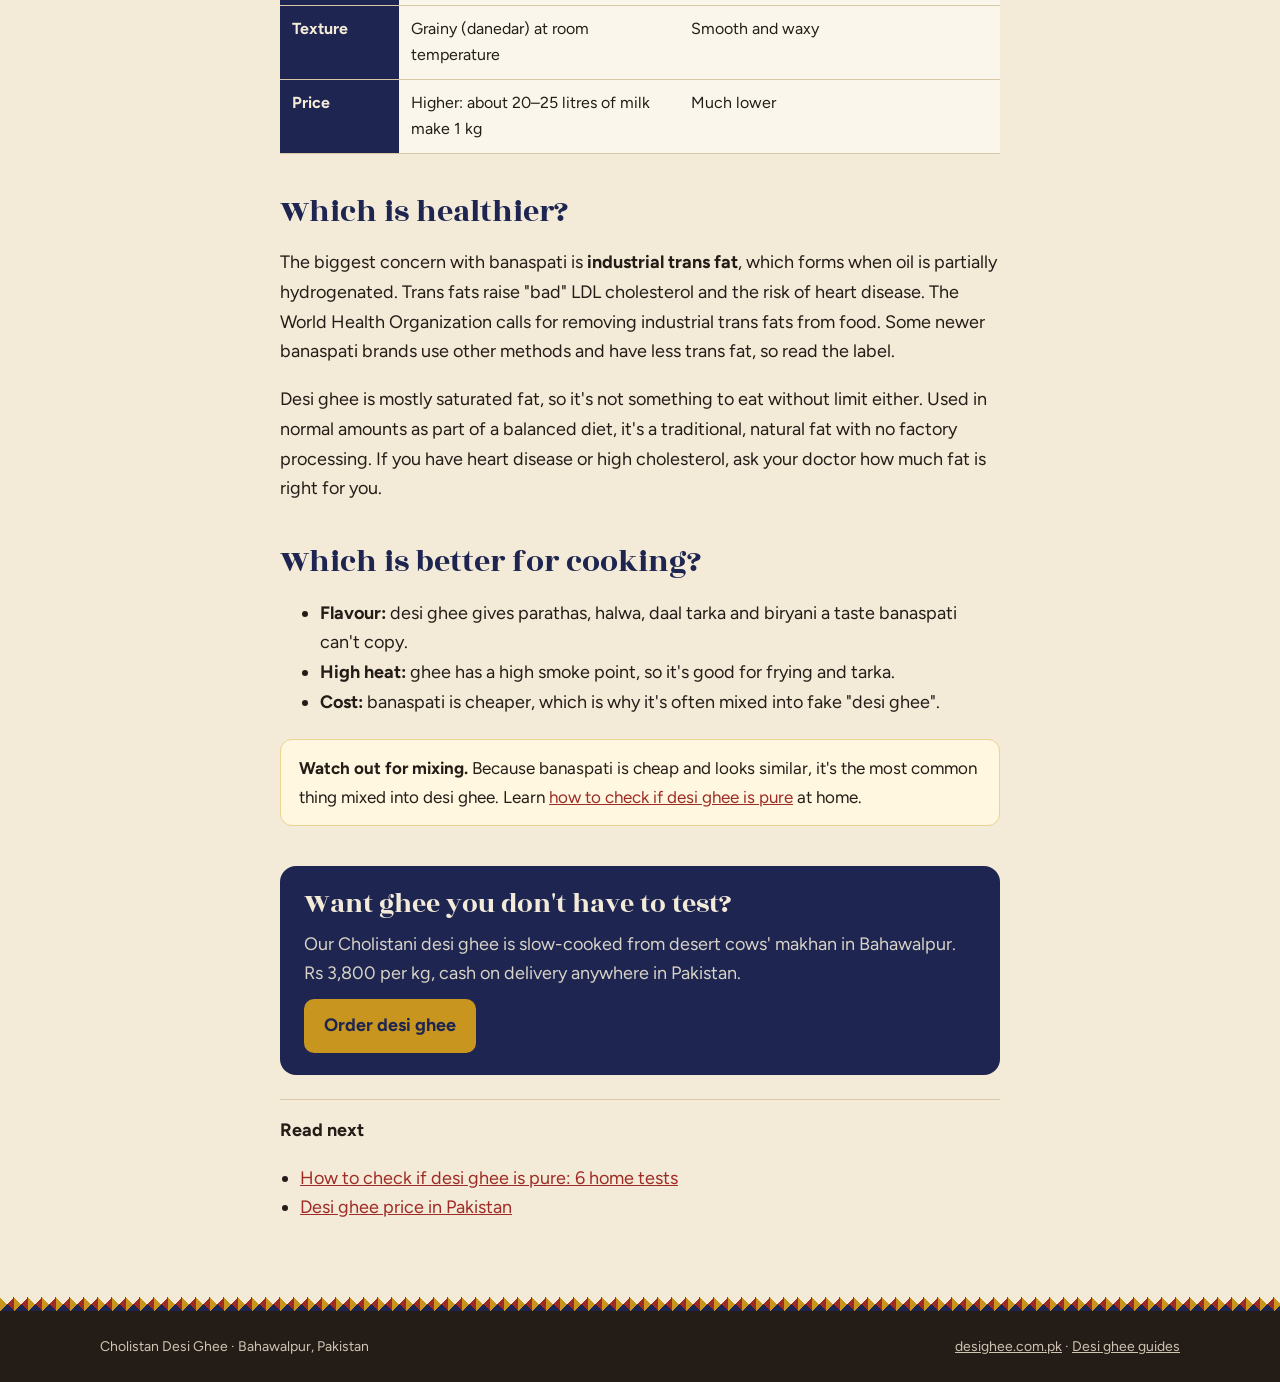
<file: blog/desi-ghee-vs-banaspati.html>
<!DOCTYPE html>
<html lang="en-PK">
<head>
<meta charset="utf-8">
<meta name="viewport" content="width=device-width, initial-scale=1">
<title>Desi Ghee vs Banaspati: What&#x27;s the Difference?</title>
<meta name="description" content="Desi ghee vs banaspati ghee compared: what each is made from, trans fat, taste, texture, price, and which is better for cooking and health.">
<link rel="canonical" href="https://desighee.com.pk/blog/desi-ghee-vs-banaspati.html">
<link rel="alternate" hreflang="en-PK" href="https://desighee.com.pk/blog/desi-ghee-vs-banaspati.html">
<link rel="alternate" hreflang="ur-PK" href="https://desighee.com.pk/blog/desi-ghee-aur-banaspati-mein-farq.html">
<link rel="alternate" hreflang="x-default" href="https://desighee.com.pk/blog/desi-ghee-vs-banaspati.html">
<meta name="robots" content="index, follow, max-image-preview:large">
<meta name="theme-color" content="#1d2550">
<link rel="icon" href="data:image/svg+xml,%3Csvg xmlns='http://www.w3.org/2000/svg' viewBox='0 0 32 32'%3E%3Crect width='32' height='32' rx='7' fill='%231d2550'/%3E%3Cpath d='M16 6l9 10-9 10-9-10z' fill='%23c8961f'/%3E%3C/svg%3E">
<meta property="og:type" content="article">
<meta property="og:site_name" content="Cholistan Desi Ghee">
<meta property="og:locale" content="en_PK">
<meta property="og:url" content="https://desighee.com.pk/blog/desi-ghee-vs-banaspati.html">
<meta property="og:title" content="Desi ghee vs banaspati: what&#x27;s the difference?">
<meta property="og:description" content="Desi ghee vs banaspati ghee compared: what each is made from, trans fat, taste, texture, price, and which is better for cooking and health.">
<meta property="og:image" content="https://desighee.com.pk/ghee.jpg">
<meta name="twitter:card" content="summary_large_image">
<link rel="preconnect" href="https://fonts.googleapis.com">
<link rel="preconnect" href="https://fonts.gstatic.com" crossorigin>
<link href="https://fonts.googleapis.com/css2?family=Rozha+One&family=Figtree:wght@400;600;700&family=Noto+Nastaliq+Urdu:wght@400;700&display=swap" rel="stylesheet">
<link rel="stylesheet" href="blog.css">
<script type="application/ld+json">{"@context": "https://schema.org", "@type": "BreadcrumbList", "itemListElement": [{"@type": "ListItem", "position": 1, "name": "Home", "item": "https://desighee.com.pk/"}, {"@type": "ListItem", "position": 2, "name": "Desi ghee guides", "item": "https://desighee.com.pk/blog/"}, {"@type": "ListItem", "position": 3, "name": "Desi ghee vs banaspati", "item": "https://desighee.com.pk/blog/desi-ghee-vs-banaspati.html"}]}</script>
<script type="application/ld+json">{"@context": "https://schema.org", "@type": "Article", "headline": "Desi ghee vs banaspati: what's the difference?", "description": "Desi ghee vs banaspati ghee compared: what each is made from, trans fat, taste, texture, price, and which is better for cooking and health.", "inLanguage": "en-PK", "image": ["https://desighee.com.pk/ghee.jpg"], "datePublished": "2026-11-15", "dateModified": "2026-11-15", "mainEntityOfPage": "https://desighee.com.pk/blog/desi-ghee-vs-banaspati.html", "author": {"@type": "Organization", "name": "Cholistan Desi Ghee", "url": "https://desighee.com.pk/"}, "publisher": {"@type": "Organization", "name": "Cholistan Desi Ghee", "url": "https://desighee.com.pk/", "logo": {"@type": "ImageObject", "url": "https://desighee.com.pk/ghee.jpg"}}}</script>
</head>
<body>
<header class="top"><div class="in"><a class="brand" href="../">Cholistan Desi Ghee</a>
<nav aria-label="Main" dir="ltr"><a href="../#shop">Buy ghee</a><a href="./">Guides</a><a href="../#price">Price</a></nav></div></header>
<div class="ralli" role="presentation"></div>
<main>
<nav class="crumbs" aria-label="Breadcrumb"><a href="../">Home</a> › <a href="./">Desi ghee guides</a> › <span>Desi ghee vs banaspati</span></nav>
<article>
<h1>Desi ghee vs banaspati: what&#x27;s the difference?</h1>
<p class="meta"><span>By Cholistan Desi Ghee, Bahawalpur</span><span>Updated 15 November 2026</span></p>
<a class="lang" href="desi-ghee-aur-banaspati-mein-farq.html" hreflang="ur" lang="ur">یہ مضمون اردو میں پڑھیں</a>
<p class="lead">Both are called "ghee" in Pakistani kitchens, but desi ghee and banaspati are completely different foods. One is made from milk; the other is made from vegetable oil in a factory. Here is how they compare.</p>
<figure><img src="../ghee.jpg" alt="Jar of desi ghee, made from milk butter" width="1200" height="800" loading="lazy" decoding="async"><figcaption>Desi ghee is made only from milk fat.</figcaption></figure>
<h2>The short answer</h2>
<p><b>Desi ghee</b> is butter (makhan) cooked slowly until its water evaporates, leaving pure milk fat. <b>Banaspati</b> is vegetable oil, usually palm oil, that has been hardened in a factory so it looks and behaves like ghee.</p>
<h2>Desi ghee vs banaspati at a glance</h2>
<div class="tbl"><table>
<thead><tr><th scope="col"></th><th scope="col">Desi ghee</th><th scope="col">Banaspati</th></tr></thead>
<tbody>
<tr><th scope="row">Made from</th><td>Milk fat (from makhan or malai)</td><td>Vegetable oils, mostly palm oil</td></tr>
<tr><th scope="row">How it's made</th><td>Butter slow-cooked at home or on a small farm</td><td>Oil hardened in a factory by hydrogenation or blending</td></tr>
<tr><th scope="row">Trans fat</th><td>Small amounts that occur naturally in milk</td><td>Can be high if partially hydrogenated; check the label</td></tr>
<tr><th scope="row">Taste and smell</th><td>Rich, nutty, buttery</td><td>Mild or neutral</td></tr>
<tr><th scope="row">Texture</th><td>Grainy (danedar) at room temperature</td><td>Smooth and waxy</td></tr>
<tr><th scope="row">Price</th><td>Higher: about 20–25 litres of milk make 1 kg</td><td>Much lower</td></tr>
</tbody></table></div>
<h2>Which is healthier?</h2>
<p>The biggest concern with banaspati is <b>industrial trans fat</b>, which forms when oil is partially hydrogenated. Trans fats raise "bad" LDL cholesterol and the risk of heart disease. The World Health Organization calls for removing industrial trans fats from food. Some newer banaspati brands use other methods and have less trans fat, so read the label.</p>
<p>Desi ghee is mostly saturated fat, so it's not something to eat without limit either. Used in normal amounts as part of a balanced diet, it's a traditional, natural fat with no factory processing. If you have heart disease or high cholesterol, ask your doctor how much fat is right for you.</p>
<h2>Which is better for cooking?</h2>
<ul>
<li><b>Flavour:</b> desi ghee gives parathas, halwa, daal tarka and biryani a taste banaspati can't copy.</li>
<li><b>High heat:</b> ghee has a high smoke point, so it's good for frying and tarka.</li>
<li><b>Cost:</b> banaspati is cheaper, which is why it's often mixed into fake "desi ghee".</li>
</ul>
<div class="note"><b>Watch out for mixing.</b> Because banaspati is cheap and looks similar, it's the most common thing mixed into desi ghee. Learn <a href="how-to-check-pure-desi-ghee.html">how to check if desi ghee is pure</a> at home.</div>
<div class="cta"><b>Want ghee you don't have to test?</b><p>Our Cholistani desi ghee is slow-cooked from desert cows' makhan in Bahawalpur. Rs 3,800 per kg, cash on delivery anywhere in Pakistan.</p><a class="btn" href="../#shop">Order desi ghee</a></div>
<div class="related"><b>Read next</b><ul><li><a href="how-to-check-pure-desi-ghee.html">How to check if desi ghee is pure: 6 home tests</a></li><li><a href="../#price">Desi ghee price in Pakistan</a></li></ul></div>
</article>
</main>
<div class="ralli" role="presentation"></div>
<footer><div class="in" dir="ltr"><span>Cholistan Desi Ghee · Bahawalpur, Pakistan</span><span><a href="../">desighee.com.pk</a> · <a href="./">Desi ghee guides</a></span></div></footer>
</body>
</html>
</file>
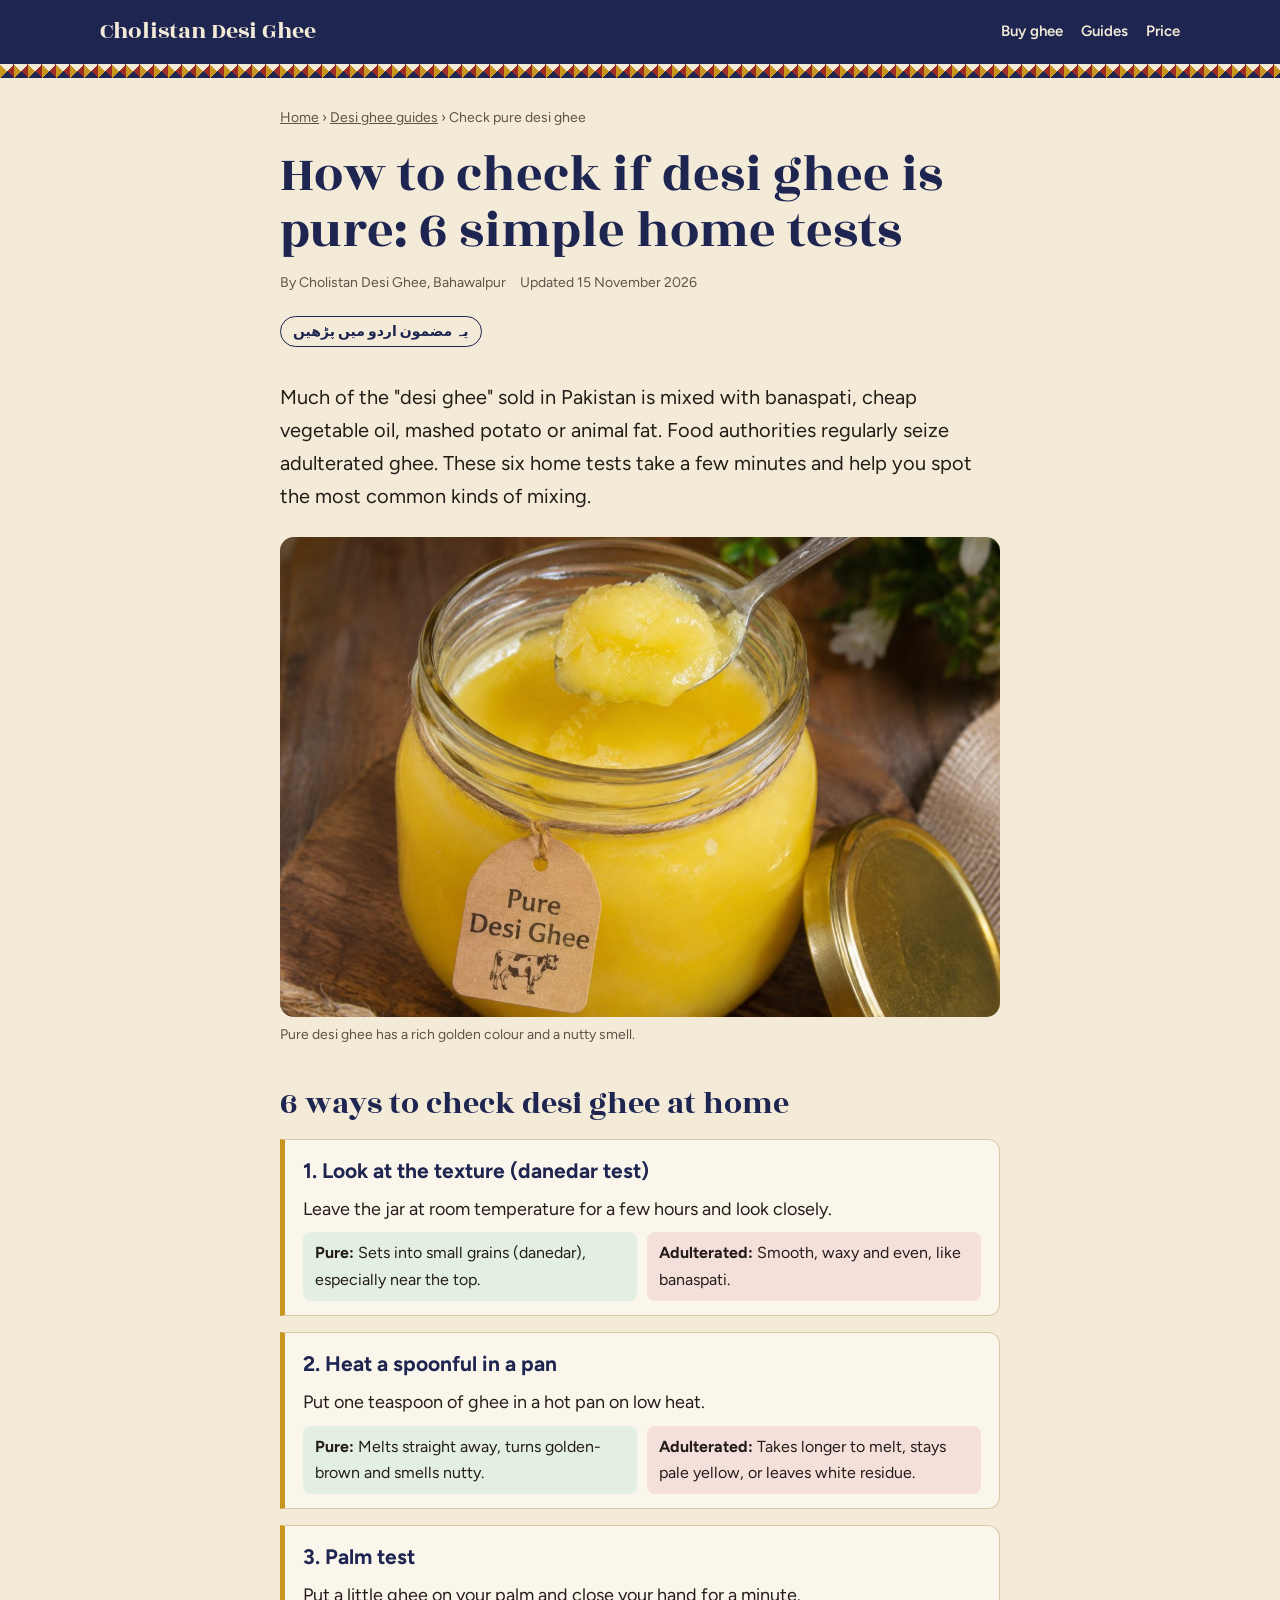
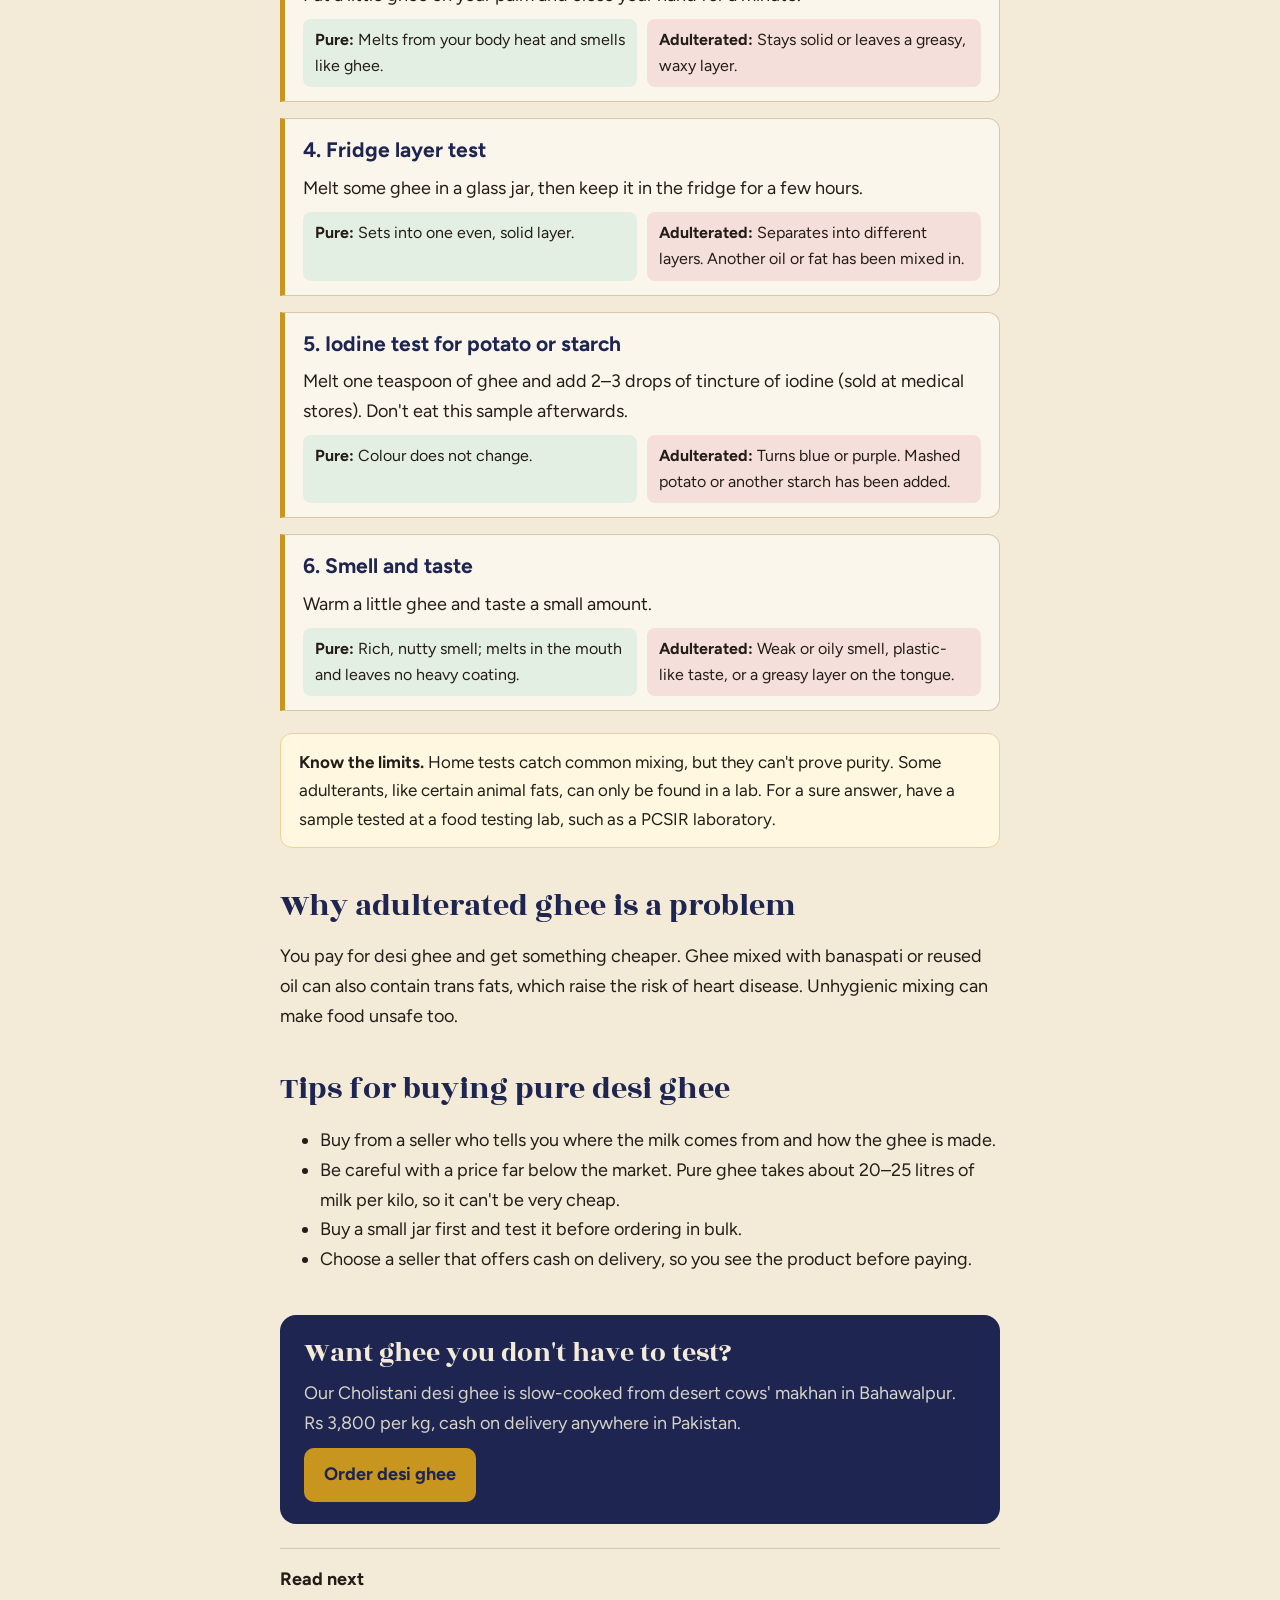
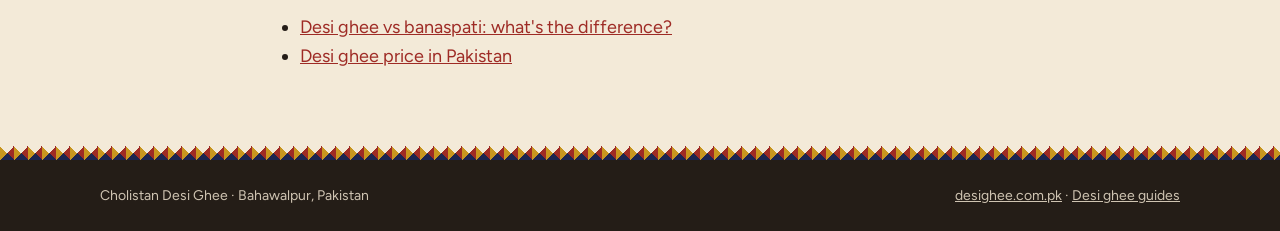
<file: blog/how-to-check-pure-desi-ghee.html>
<!DOCTYPE html>
<html lang="en-PK">
<head>
<meta charset="utf-8">
<meta name="viewport" content="width=device-width, initial-scale=1">
<title>How to Check if Desi Ghee Is Pure: 6 Home Tests</title>
<meta name="description" content="Is your desi ghee pure? Six simple home tests (pan, palm, fridge, iodine and more) to spot banaspati, oil and potato mixing in ghee.">
<link rel="canonical" href="https://desighee.com.pk/blog/how-to-check-pure-desi-ghee.html">
<link rel="alternate" hreflang="en-PK" href="https://desighee.com.pk/blog/how-to-check-pure-desi-ghee.html">
<link rel="alternate" hreflang="ur-PK" href="https://desighee.com.pk/blog/khalis-desi-ghee-ki-pehchan.html">
<link rel="alternate" hreflang="x-default" href="https://desighee.com.pk/blog/how-to-check-pure-desi-ghee.html">
<meta name="robots" content="index, follow, max-image-preview:large">
<meta name="theme-color" content="#1d2550">
<link rel="icon" href="data:image/svg+xml,%3Csvg xmlns='http://www.w3.org/2000/svg' viewBox='0 0 32 32'%3E%3Crect width='32' height='32' rx='7' fill='%231d2550'/%3E%3Cpath d='M16 6l9 10-9 10-9-10z' fill='%23c8961f'/%3E%3C/svg%3E">
<meta property="og:type" content="article">
<meta property="og:site_name" content="Cholistan Desi Ghee">
<meta property="og:locale" content="en_PK">
<meta property="og:url" content="https://desighee.com.pk/blog/how-to-check-pure-desi-ghee.html">
<meta property="og:title" content="How to check if desi ghee is pure: 6 simple home tests">
<meta property="og:description" content="Is your desi ghee pure? Six simple home tests (pan, palm, fridge, iodine and more) to spot banaspati, oil and potato mixing in ghee.">
<meta property="og:image" content="https://desighee.com.pk/ghee.jpg">
<meta name="twitter:card" content="summary_large_image">
<link rel="preconnect" href="https://fonts.googleapis.com">
<link rel="preconnect" href="https://fonts.gstatic.com" crossorigin>
<link href="https://fonts.googleapis.com/css2?family=Rozha+One&family=Figtree:wght@400;600;700&family=Noto+Nastaliq+Urdu:wght@400;700&display=swap" rel="stylesheet">
<link rel="stylesheet" href="blog.css">
<script type="application/ld+json">{"@context": "https://schema.org", "@type": "BreadcrumbList", "itemListElement": [{"@type": "ListItem", "position": 1, "name": "Home", "item": "https://desighee.com.pk/"}, {"@type": "ListItem", "position": 2, "name": "Desi ghee guides", "item": "https://desighee.com.pk/blog/"}, {"@type": "ListItem", "position": 3, "name": "Check pure desi ghee", "item": "https://desighee.com.pk/blog/how-to-check-pure-desi-ghee.html"}]}</script>
<script type="application/ld+json">{"@context": "https://schema.org", "@type": "Article", "headline": "How to check if desi ghee is pure: 6 simple home tests", "description": "Is your desi ghee pure? Six simple home tests (pan, palm, fridge, iodine and more) to spot banaspati, oil and potato mixing in ghee.", "inLanguage": "en-PK", "image": ["https://desighee.com.pk/ghee.jpg"], "datePublished": "2026-11-15", "dateModified": "2026-11-15", "mainEntityOfPage": "https://desighee.com.pk/blog/how-to-check-pure-desi-ghee.html", "author": {"@type": "Organization", "name": "Cholistan Desi Ghee", "url": "https://desighee.com.pk/"}, "publisher": {"@type": "Organization", "name": "Cholistan Desi Ghee", "url": "https://desighee.com.pk/", "logo": {"@type": "ImageObject", "url": "https://desighee.com.pk/ghee.jpg"}}}</script>
</head>
<body>
<header class="top"><div class="in"><a class="brand" href="../">Cholistan Desi Ghee</a>
<nav aria-label="Main" dir="ltr"><a href="../#shop">Buy ghee</a><a href="./">Guides</a><a href="../#price">Price</a></nav></div></header>
<div class="ralli" role="presentation"></div>
<main>
<nav class="crumbs" aria-label="Breadcrumb"><a href="../">Home</a> › <a href="./">Desi ghee guides</a> › <span>Check pure desi ghee</span></nav>
<article>
<h1>How to check if desi ghee is pure: 6 simple home tests</h1>
<p class="meta"><span>By Cholistan Desi Ghee, Bahawalpur</span><span>Updated 15 November 2026</span></p>
<a class="lang" href="khalis-desi-ghee-ki-pehchan.html" hreflang="ur" lang="ur">یہ مضمون اردو میں پڑھیں</a>
<p class="lead">Much of the "desi ghee" sold in Pakistan is mixed with banaspati, cheap vegetable oil, mashed potato or animal fat. Food authorities regularly seize adulterated ghee. These six home tests take a few minutes and help you spot the most common kinds of mixing.</p>
<figure><img src="../ghee.jpg" alt="Jar of pure desi ghee with a spoonful lifted out" width="1200" height="800" loading="lazy" decoding="async"><figcaption>Pure desi ghee has a rich golden colour and a nutty smell.</figcaption></figure>
<h2>6 ways to check desi ghee at home</h2>
<section class="test"><h3>1. Look at the texture (danedar test)</h3><p>Leave the jar at room temperature for a few hours and look closely.</p><div class="res"><div class="ok"><b>Pure:</b> Sets into small grains (danedar), especially near the top.</div><div class="bad"><b>Adulterated:</b> Smooth, waxy and even, like banaspati.</div></div></section>
<section class="test"><h3>2. Heat a spoonful in a pan</h3><p>Put one teaspoon of ghee in a hot pan on low heat.</p><div class="res"><div class="ok"><b>Pure:</b> Melts straight away, turns golden-brown and smells nutty.</div><div class="bad"><b>Adulterated:</b> Takes longer to melt, stays pale yellow, or leaves white residue.</div></div></section>
<section class="test"><h3>3. Palm test</h3><p>Put a little ghee on your palm and close your hand for a minute.</p><div class="res"><div class="ok"><b>Pure:</b> Melts from your body heat and smells like ghee.</div><div class="bad"><b>Adulterated:</b> Stays solid or leaves a greasy, waxy layer.</div></div></section>
<section class="test"><h3>4. Fridge layer test</h3><p>Melt some ghee in a glass jar, then keep it in the fridge for a few hours.</p><div class="res"><div class="ok"><b>Pure:</b> Sets into one even, solid layer.</div><div class="bad"><b>Adulterated:</b> Separates into different layers. Another oil or fat has been mixed in.</div></div></section>
<section class="test"><h3>5. Iodine test for potato or starch</h3><p>Melt one teaspoon of ghee and add 2–3 drops of tincture of iodine (sold at medical stores). Don't eat this sample afterwards.</p><div class="res"><div class="ok"><b>Pure:</b> Colour does not change.</div><div class="bad"><b>Adulterated:</b> Turns blue or purple. Mashed potato or another starch has been added.</div></div></section>
<section class="test"><h3>6. Smell and taste</h3><p>Warm a little ghee and taste a small amount.</p><div class="res"><div class="ok"><b>Pure:</b> Rich, nutty smell; melts in the mouth and leaves no heavy coating.</div><div class="bad"><b>Adulterated:</b> Weak or oily smell, plastic-like taste, or a greasy layer on the tongue.</div></div></section>
<div class="note"><b>Know the limits.</b> Home tests catch common mixing, but they can't prove purity. Some adulterants, like certain animal fats, can only be found in a lab. For a sure answer, have a sample tested at a food testing lab, such as a PCSIR laboratory.</div>
<h2>Why adulterated ghee is a problem</h2>
<p>You pay for desi ghee and get something cheaper. Ghee mixed with banaspati or reused oil can also contain trans fats, which raise the risk of heart disease. Unhygienic mixing can make food unsafe too.</p>
<h2>Tips for buying pure desi ghee</h2>
<ul>
<li>Buy from a seller who tells you where the milk comes from and how the ghee is made.</li>
<li>Be careful with a price far below the market. Pure ghee takes about 20–25 litres of milk per kilo, so it can't be very cheap.</li>
<li>Buy a small jar first and test it before ordering in bulk.</li>
<li>Choose a seller that offers cash on delivery, so you see the product before paying.</li>
</ul>
<div class="cta"><b>Want ghee you don't have to test?</b><p>Our Cholistani desi ghee is slow-cooked from desert cows' makhan in Bahawalpur. Rs 3,800 per kg, cash on delivery anywhere in Pakistan.</p><a class="btn" href="../#shop">Order desi ghee</a></div>
<div class="related"><b>Read next</b><ul><li><a href="desi-ghee-vs-banaspati.html">Desi ghee vs banaspati: what's the difference?</a></li><li><a href="../#price">Desi ghee price in Pakistan</a></li></ul></div>
</article>
</main>
<div class="ralli" role="presentation"></div>
<footer><div class="in" dir="ltr"><span>Cholistan Desi Ghee · Bahawalpur, Pakistan</span><span><a href="../">desighee.com.pk</a> · <a href="./">Desi ghee guides</a></span></div></footer>
</body>
</html>
</file>
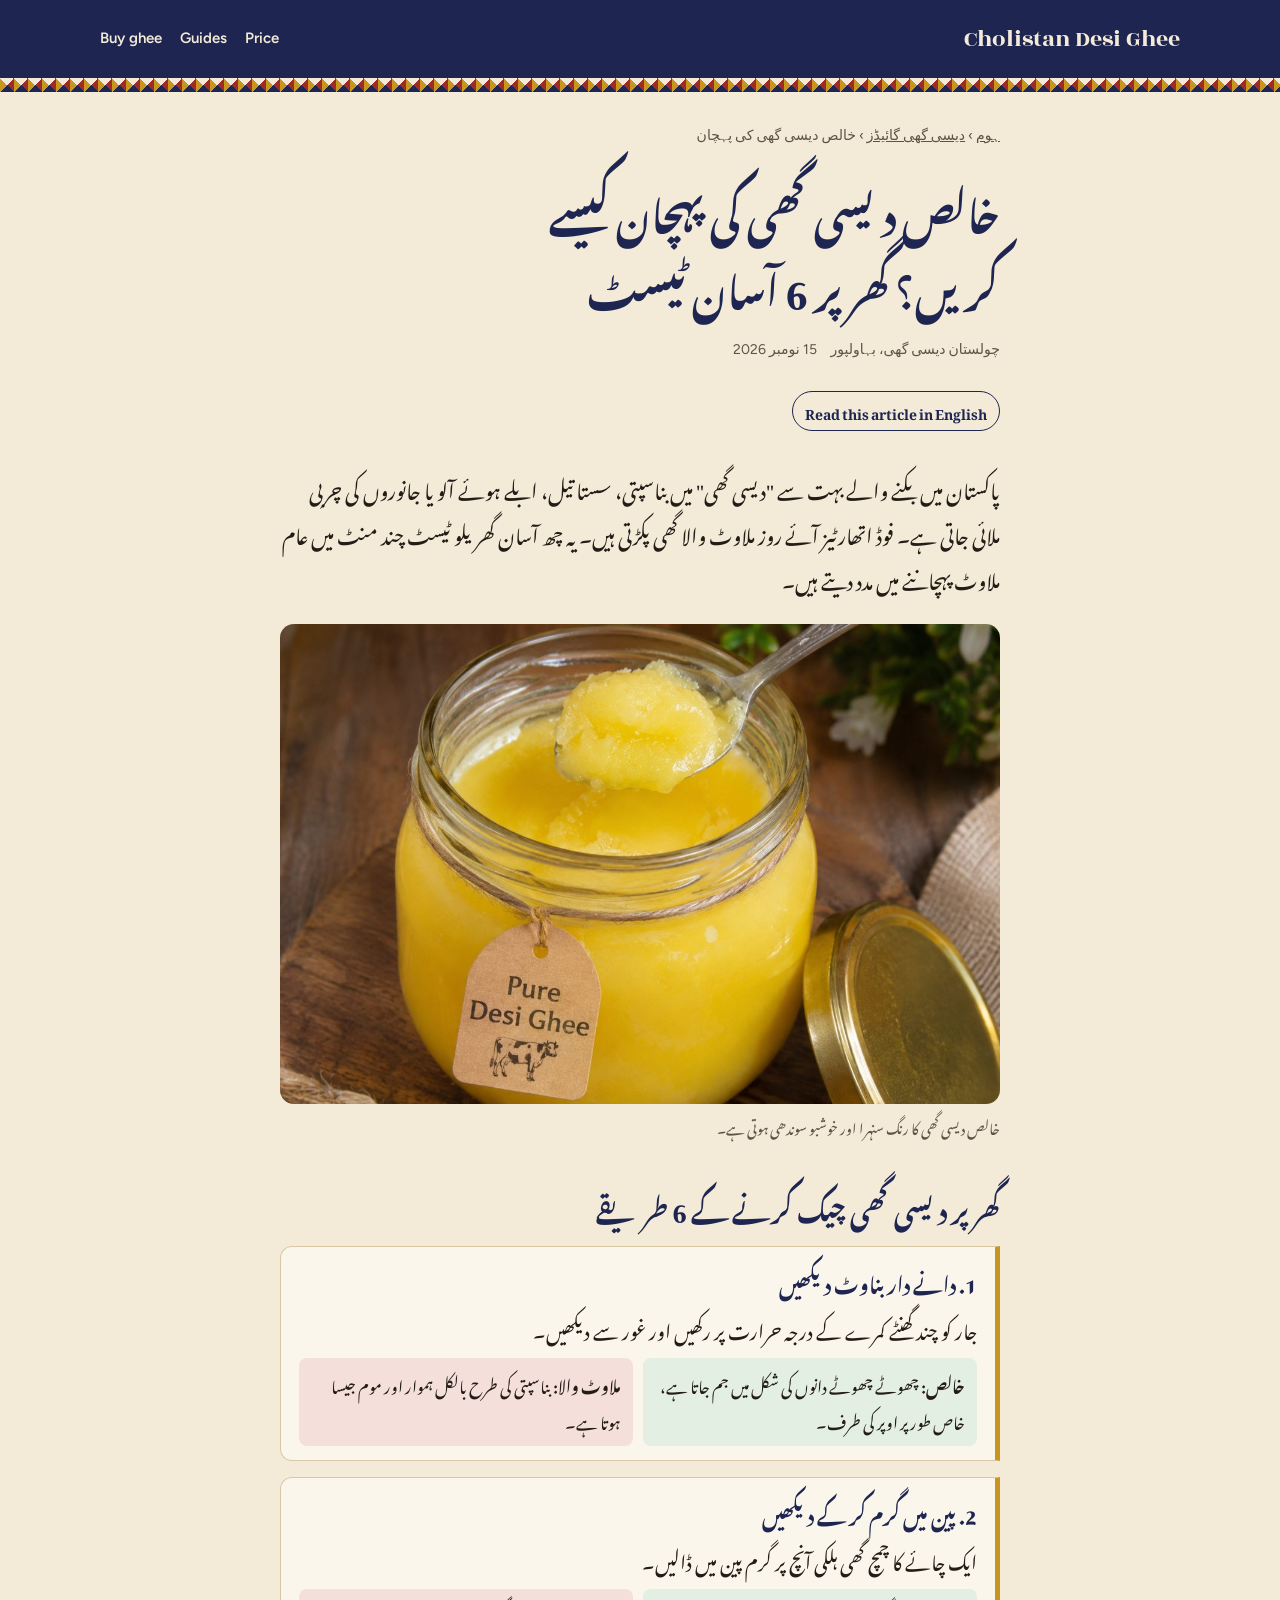
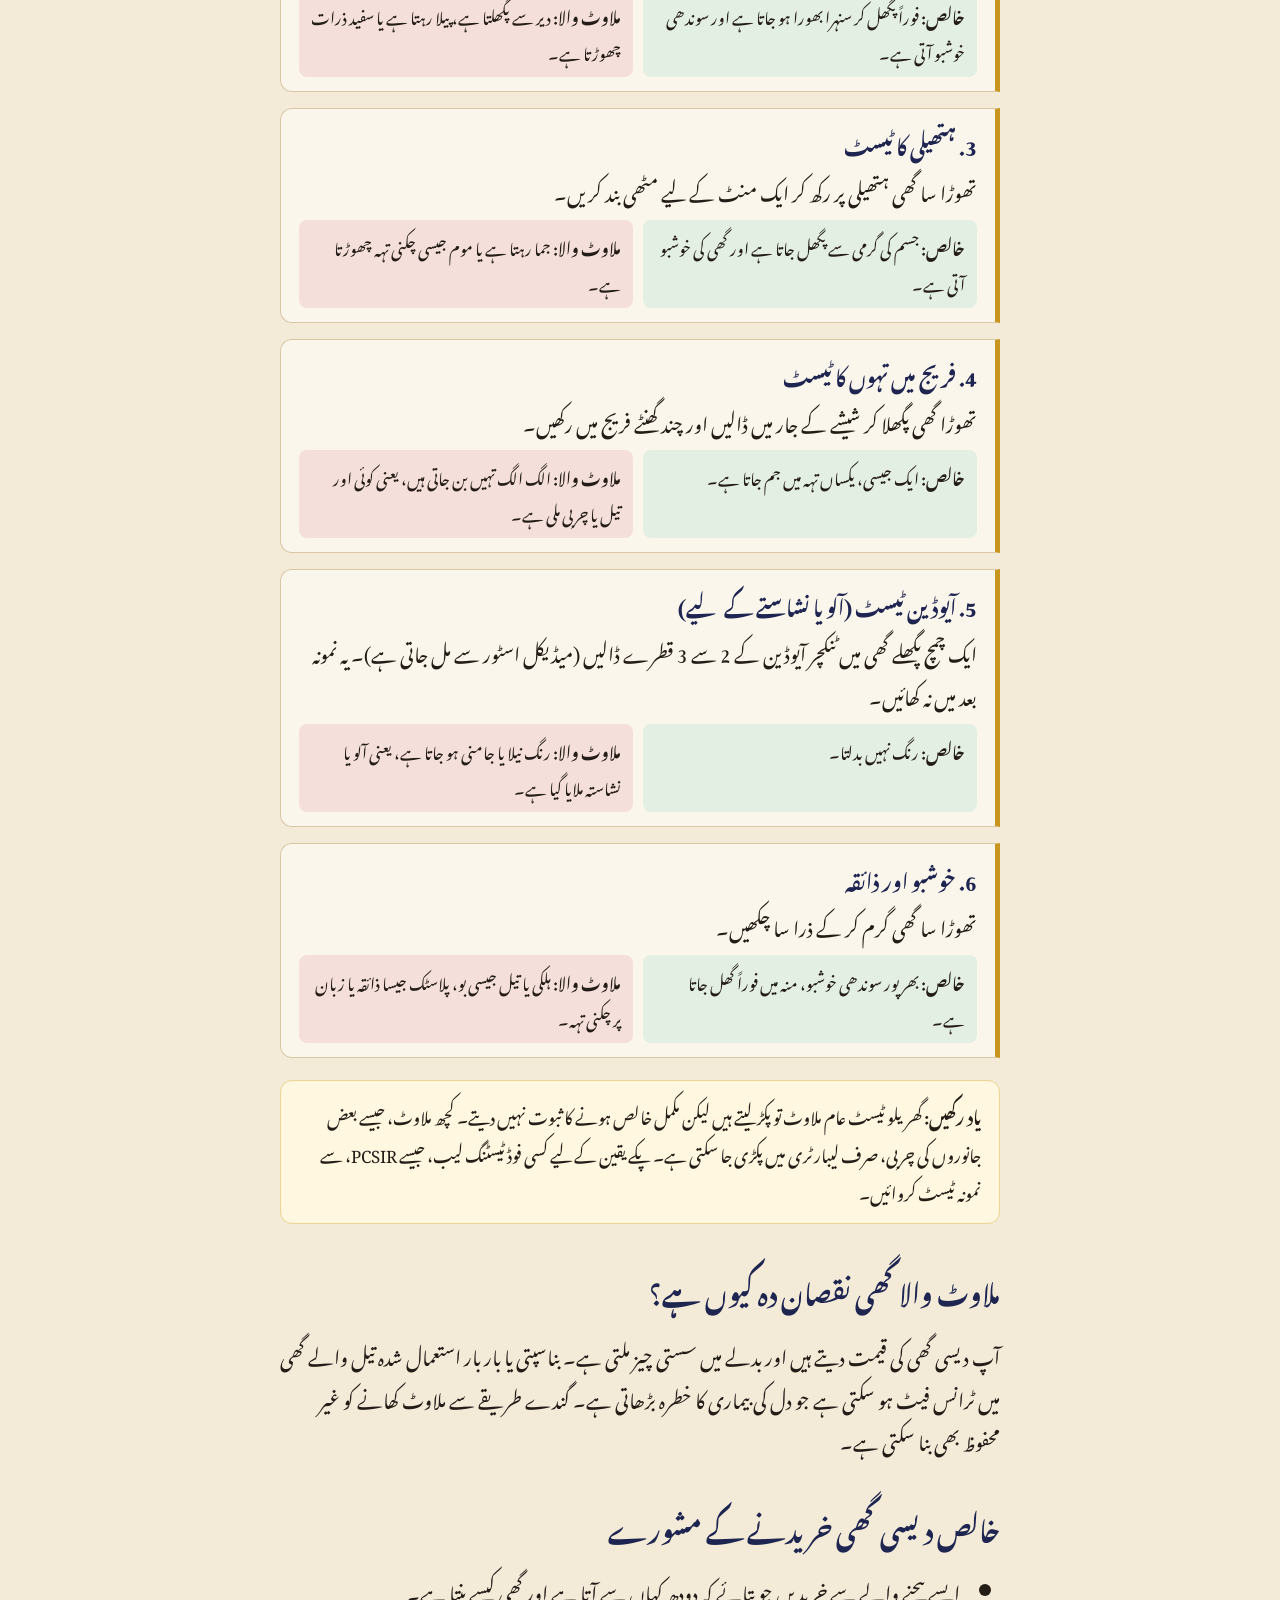
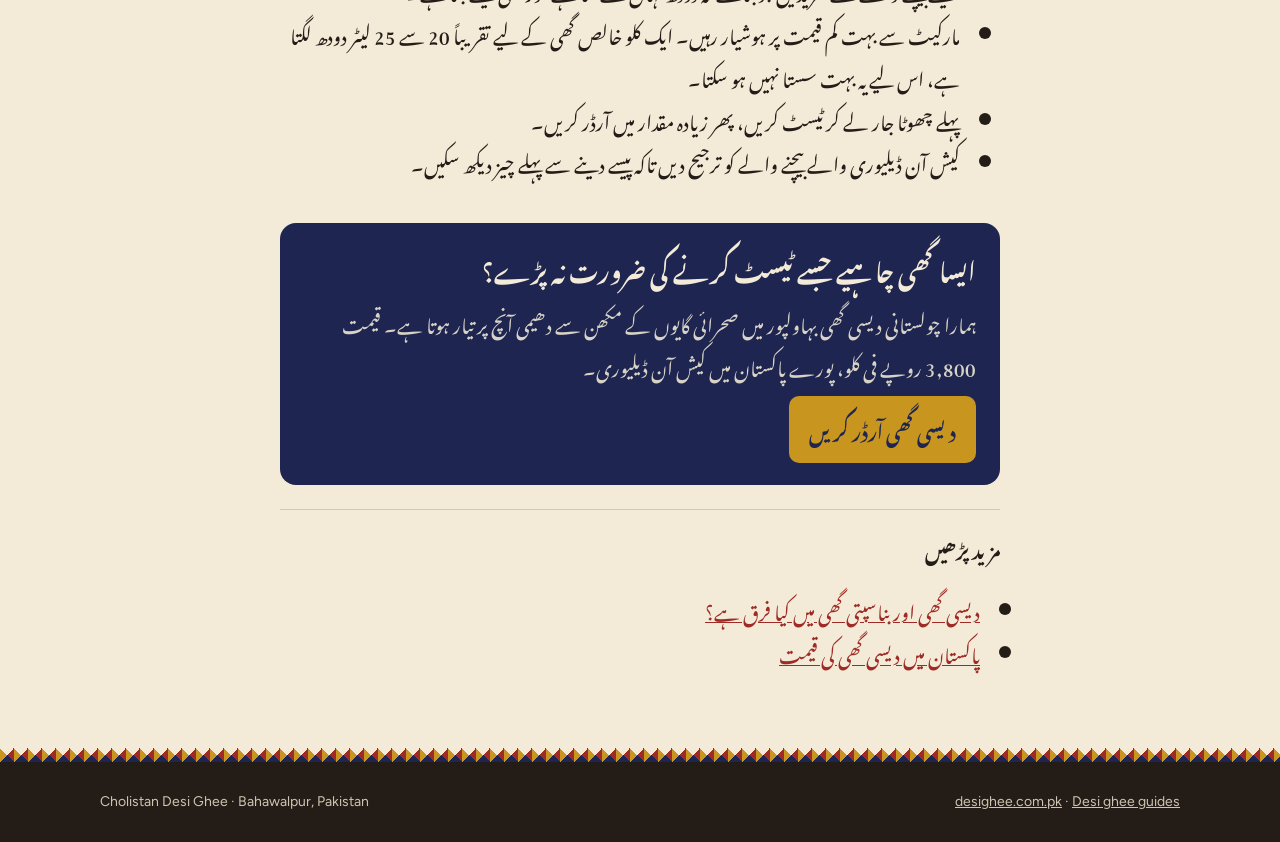
<file: blog/khalis-desi-ghee-ki-pehchan.html>
<!DOCTYPE html>
<html lang="ur-PK" dir="rtl">
<head>
<meta charset="utf-8">
<meta name="viewport" content="width=device-width, initial-scale=1">
<title>خالص دیسی گھی کی پہچان کیسے کریں؟ گھر پر 6 آسان ٹیسٹ</title>
<meta name="description" content="خالص دیسی گھی کی پہچان کے 6 آسان گھریلو طریقے: پین، ہتھیلی، فریج اور آیوڈین ٹیسٹ سے بناسپتی، تیل اور آلو کی ملاوٹ پکڑیں۔">
<link rel="canonical" href="https://desighee.com.pk/blog/khalis-desi-ghee-ki-pehchan.html">
<link rel="alternate" hreflang="ur-PK" href="https://desighee.com.pk/blog/khalis-desi-ghee-ki-pehchan.html">
<link rel="alternate" hreflang="en-PK" href="https://desighee.com.pk/blog/how-to-check-pure-desi-ghee.html">
<link rel="alternate" hreflang="x-default" href="https://desighee.com.pk/blog/how-to-check-pure-desi-ghee.html">
<meta name="robots" content="index, follow, max-image-preview:large">
<meta name="theme-color" content="#1d2550">
<link rel="icon" href="data:image/svg+xml,%3Csvg xmlns='http://www.w3.org/2000/svg' viewBox='0 0 32 32'%3E%3Crect width='32' height='32' rx='7' fill='%231d2550'/%3E%3Cpath d='M16 6l9 10-9 10-9-10z' fill='%23c8961f'/%3E%3C/svg%3E">
<meta property="og:type" content="article">
<meta property="og:site_name" content="Cholistan Desi Ghee">
<meta property="og:locale" content="ur_PK">
<meta property="og:url" content="https://desighee.com.pk/blog/khalis-desi-ghee-ki-pehchan.html">
<meta property="og:title" content="خالص دیسی گھی کی پہچان کیسے کریں؟ گھر پر 6 آسان ٹیسٹ">
<meta property="og:description" content="خالص دیسی گھی کی پہچان کے 6 آسان گھریلو طریقے: پین، ہتھیلی، فریج اور آیوڈین ٹیسٹ سے بناسپتی، تیل اور آلو کی ملاوٹ پکڑیں۔">
<meta property="og:image" content="https://desighee.com.pk/ghee.jpg">
<meta name="twitter:card" content="summary_large_image">
<link rel="preconnect" href="https://fonts.googleapis.com">
<link rel="preconnect" href="https://fonts.gstatic.com" crossorigin>
<link href="https://fonts.googleapis.com/css2?family=Rozha+One&family=Figtree:wght@400;600;700&family=Noto+Nastaliq+Urdu:wght@400;700&display=swap" rel="stylesheet">
<link rel="stylesheet" href="blog.css">
<script type="application/ld+json">{"@context": "https://schema.org", "@type": "BreadcrumbList", "itemListElement": [{"@type": "ListItem", "position": 1, "name": "Home", "item": "https://desighee.com.pk/"}, {"@type": "ListItem", "position": 2, "name": "Desi ghee guides", "item": "https://desighee.com.pk/blog/"}, {"@type": "ListItem", "position": 3, "name": "خالص دیسی گھی کی پہچان", "item": "https://desighee.com.pk/blog/khalis-desi-ghee-ki-pehchan.html"}]}</script>
<script type="application/ld+json">{"@context": "https://schema.org", "@type": "Article", "headline": "خالص دیسی گھی کی پہچان کیسے کریں؟ گھر پر 6 آسان ٹیسٹ", "description": "خالص دیسی گھی کی پہچان کے 6 آسان گھریلو طریقے: پین، ہتھیلی، فریج اور آیوڈین ٹیسٹ سے بناسپتی، تیل اور آلو کی ملاوٹ پکڑیں۔", "inLanguage": "ur-PK", "image": ["https://desighee.com.pk/ghee.jpg"], "datePublished": "2026-11-15", "dateModified": "2026-11-15", "mainEntityOfPage": "https://desighee.com.pk/blog/khalis-desi-ghee-ki-pehchan.html", "author": {"@type": "Organization", "name": "Cholistan Desi Ghee", "url": "https://desighee.com.pk/"}, "publisher": {"@type": "Organization", "name": "Cholistan Desi Ghee", "url": "https://desighee.com.pk/", "logo": {"@type": "ImageObject", "url": "https://desighee.com.pk/ghee.jpg"}}}</script>
</head>
<body>
<header class="top"><div class="in"><a class="brand" href="../">Cholistan Desi Ghee</a>
<nav aria-label="Main" dir="ltr"><a href="../#shop">Buy ghee</a><a href="./">Guides</a><a href="../#price">Price</a></nav></div></header>
<div class="ralli" role="presentation"></div>
<main>
<nav class="crumbs" aria-label="Breadcrumb"><a href="../">ہوم</a> › <a href="./">دیسی گھی گائیڈز</a> › <span>خالص دیسی گھی کی پہچان</span></nav>
<article>
<h1>خالص دیسی گھی کی پہچان کیسے کریں؟ گھر پر 6 آسان ٹیسٹ</h1>
<p class="meta"><span>چولستان دیسی گھی، بہاولپور</span><span>15 نومبر 2026</span></p>
<a class="lang" href="how-to-check-pure-desi-ghee.html" hreflang="en" lang="en" dir="ltr">Read this article in English</a>
<p class="lead">پاکستان میں بکنے والے بہت سے "دیسی گھی" میں بناسپتی، سستا تیل، ابلے ہوئے آلو یا جانوروں کی چربی ملائی جاتی ہے۔ فوڈ اتھارٹیز آئے روز ملاوٹ والا گھی پکڑتی ہیں۔ یہ چھ آسان گھریلو ٹیسٹ چند منٹ میں عام ملاوٹ پہچاننے میں مدد دیتے ہیں۔</p>
<figure><img src="../ghee.jpg" alt="خالص دیسی گھی کا جار اور چمچ" width="1200" height="800" loading="lazy" decoding="async"><figcaption>خالص دیسی گھی کا رنگ سنہرا اور خوشبو سوندھی ہوتی ہے۔</figcaption></figure>
<h2>گھر پر دیسی گھی چیک کرنے کے 6 طریقے</h2>
<section class="test"><h3>1. دانے دار بناوٹ دیکھیں</h3><p>جار کو چند گھنٹے کمرے کے درجہ حرارت پر رکھیں اور غور سے دیکھیں۔</p><div class="res"><div class="ok"><b>خالص:</b> چھوٹے چھوٹے دانوں کی شکل میں جم جاتا ہے، خاص طور پر اوپر کی طرف۔</div><div class="bad"><b>ملاوٹ والا:</b> بناسپتی کی طرح بالکل ہموار اور موم جیسا ہوتا ہے۔</div></div></section>
<section class="test"><h3>2. پین میں گرم کر کے دیکھیں</h3><p>ایک چائے کا چمچ گھی ہلکی آنچ پر گرم پین میں ڈالیں۔</p><div class="res"><div class="ok"><b>خالص:</b> فوراً پگھل کر سنہرا بھورا ہو جاتا ہے اور سوندھی خوشبو آتی ہے۔</div><div class="bad"><b>ملاوٹ والا:</b> دیر سے پگھلتا ہے، پیلا رہتا ہے یا سفید ذرات چھوڑتا ہے۔</div></div></section>
<section class="test"><h3>3. ہتھیلی کا ٹیسٹ</h3><p>تھوڑا سا گھی ہتھیلی پر رکھ کر ایک منٹ کے لیے مٹھی بند کریں۔</p><div class="res"><div class="ok"><b>خالص:</b> جسم کی گرمی سے پگھل جاتا ہے اور گھی کی خوشبو آتی ہے۔</div><div class="bad"><b>ملاوٹ والا:</b> جما رہتا ہے یا موم جیسی چکنی تہہ چھوڑتا ہے۔</div></div></section>
<section class="test"><h3>4. فریج میں تہوں کا ٹیسٹ</h3><p>تھوڑا گھی پگھلا کر شیشے کے جار میں ڈالیں اور چند گھنٹے فریج میں رکھیں۔</p><div class="res"><div class="ok"><b>خالص:</b> ایک جیسی، یکساں تہہ میں جم جاتا ہے۔</div><div class="bad"><b>ملاوٹ والا:</b> الگ الگ تہیں بن جاتی ہیں، یعنی کوئی اور تیل یا چربی ملی ہے۔</div></div></section>
<section class="test"><h3>5. آیوڈین ٹیسٹ (آلو یا نشاستے کے لیے)</h3><p>ایک چمچ پگھلے گھی میں ٹنکچر آیوڈین کے 2 سے 3 قطرے ڈالیں (میڈیکل اسٹور سے مل جاتی ہے)۔ یہ نمونہ بعد میں نہ کھائیں۔</p><div class="res"><div class="ok"><b>خالص:</b> رنگ نہیں بدلتا۔</div><div class="bad"><b>ملاوٹ والا:</b> رنگ نیلا یا جامنی ہو جاتا ہے، یعنی آلو یا نشاستہ ملایا گیا ہے۔</div></div></section>
<section class="test"><h3>6. خوشبو اور ذائقہ</h3><p>تھوڑا سا گھی گرم کر کے ذرا سا چکھیں۔</p><div class="res"><div class="ok"><b>خالص:</b> بھرپور سوندھی خوشبو، منہ میں فوراً گھل جاتا ہے۔</div><div class="bad"><b>ملاوٹ والا:</b> ہلکی یا تیل جیسی بو، پلاسٹک جیسا ذائقہ یا زبان پر چکنی تہہ۔</div></div></section>
<div class="note"><b>یاد رکھیں:</b> گھریلو ٹیسٹ عام ملاوٹ تو پکڑ لیتے ہیں لیکن مکمل خالص ہونے کا ثبوت نہیں دیتے۔ کچھ ملاوٹ، جیسے بعض جانوروں کی چربی، صرف لیبارٹری میں پکڑی جا سکتی ہے۔ پکے یقین کے لیے کسی فوڈ ٹیسٹنگ لیب، جیسے PCSIR، سے نمونہ ٹیسٹ کروائیں۔</div>
<h2>ملاوٹ والا گھی نقصان دہ کیوں ہے؟</h2>
<p>آپ دیسی گھی کی قیمت دیتے ہیں اور بدلے میں سستی چیز ملتی ہے۔ بناسپتی یا بار بار استعمال شدہ تیل والے گھی میں ٹرانس فیٹ ہو سکتی ہے جو دل کی بیماری کا خطرہ بڑھاتی ہے۔ گندے طریقے سے ملاوٹ کھانے کو غیر محفوظ بھی بنا سکتی ہے۔</p>
<h2>خالص دیسی گھی خریدنے کے مشورے</h2>
<ul>
<li>ایسے بیچنے والے سے خریدیں جو بتائے کہ دودھ کہاں سے آتا ہے اور گھی کیسے بنتا ہے۔</li>
<li>مارکیٹ سے بہت کم قیمت پر ہوشیار رہیں۔ ایک کلو خالص گھی کے لیے تقریباً 20 سے 25 لیٹر دودھ لگتا ہے، اس لیے یہ بہت سستا نہیں ہو سکتا۔</li>
<li>پہلے چھوٹا جار لے کر ٹیسٹ کریں، پھر زیادہ مقدار میں آرڈر کریں۔</li>
<li>کیش آن ڈیلیوری والے بیچنے والے کو ترجیح دیں تاکہ پیسے دینے سے پہلے چیز دیکھ سکیں۔</li>
</ul>
<div class="cta"><b>ایسا گھی چاہیے جسے ٹیسٹ کرنے کی ضرورت نہ پڑے؟</b><p>ہمارا چولستانی دیسی گھی بہاولپور میں صحرائی گایوں کے مکھن سے دھیمی آنچ پر تیار ہوتا ہے۔ قیمت 3,800 روپے فی کلو، پورے پاکستان میں کیش آن ڈیلیوری۔</p><a class="btn" href="../#shop">دیسی گھی آرڈر کریں</a></div>
<div class="related"><b>مزید پڑھیں</b><ul><li><a href="desi-ghee-aur-banaspati-mein-farq.html">دیسی گھی اور بناسپتی گھی میں کیا فرق ہے؟</a></li><li><a href="../#price">پاکستان میں دیسی گھی کی قیمت</a></li></ul></div>
</article>
</main>
<div class="ralli" role="presentation"></div>
<footer><div class="in" dir="ltr"><span>Cholistan Desi Ghee · Bahawalpur, Pakistan</span><span><a href="../">desighee.com.pk</a> · <a href="./">Desi ghee guides</a></span></div></footer>
</body>
</html>
</file>
<file: blog/blog.css>
:root{--sand:#f3ead8;--sand-deep:#e7d8bb;--indigo:#1d2550;--madder:#9e2b25;--ghee:#c8961f;--ink:#241d17;--muted:#5f5345;--card:#fbf6ec;--line:#d9c8a6;
--font-display:"Rozha One",Georgia,serif;--font-body:"Figtree",system-ui,-apple-system,"Segoe UI",sans-serif;--font-urdu:"Noto Nastaliq Urdu","Jameel Noori Nastaleeq",serif;color-scheme:light}
*{box-sizing:border-box}html,body{margin:0}
body{background:var(--sand);color:var(--ink);font-family:var(--font-body);font-size:18px;line-height:1.65}
a{color:var(--madder)}:focus-visible{outline:3px solid var(--ghee);outline-offset:2px}
.ralli{height:14px;background:conic-gradient(from 45deg,var(--madder) 25%,var(--indigo) 0 50%,var(--ghee) 0 75%,var(--sand) 0) 0 0/14px 14px}
header.top{background:var(--indigo)}header.top .in{max-width:1120px;margin:0 auto;padding:12px 20px;display:flex;justify-content:space-between;align-items:center;gap:16px;flex-wrap:wrap}
.brand{color:var(--sand);text-decoration:none;font-family:var(--font-display);font-size:24px}
header.top nav{display:flex;gap:18px}header.top nav a{color:var(--sand);text-decoration:none;font-weight:600;font-size:15px}header.top nav a:hover{color:var(--ghee)}
main{max-width:760px;margin:0 auto;padding:28px 20px 56px}
.crumbs{font-size:14px;color:var(--muted);margin-bottom:18px}.crumbs a{color:var(--muted)}
h1{font-family:var(--font-display);font-weight:400;color:var(--indigo);font-size:clamp(34px,5.5vw,52px);line-height:1.08;margin:0 0 12px;text-wrap:balance}
.meta{color:var(--muted);font-size:14px;margin:0 0 22px;display:flex;gap:14px;flex-wrap:wrap}
.lead{font-size:20px;color:var(--ink)}
figure{margin:24px 0}figure img{width:100%;height:auto;border-radius:14px;display:block}figcaption{font-size:14px;color:var(--muted);margin-top:6px}
h2{font-family:var(--font-display);font-weight:400;color:var(--indigo);font-size:32px;line-height:1.15;margin:40px 0 10px;text-wrap:balance}
h3{color:var(--indigo);font-size:21px;margin:28px 0 6px}
.test{background:var(--card);border:1.5px solid var(--line);border-left:5px solid var(--ghee);border-radius:0 12px 12px 0;padding:14px 18px;margin:16px 0}
.test h3{margin-top:0}.test p{margin:6px 0}
.res{display:grid;grid-template-columns:1fr 1fr;gap:10px;margin-top:8px;font-size:16px}
.res div{padding:8px 12px;border-radius:8px}.ok{background:#e3efe2}.bad{background:#f5dfdb}
@media(max-width:560px){.res{grid-template-columns:1fr}}
.note{background:#fff7e0;border:1.5px solid #ecd391;border-radius:12px;padding:14px 18px;margin:22px 0;font-size:17px}
.tbl{overflow-x:auto;margin:16px 0}table{border-collapse:collapse;width:100%;min-width:520px;background:var(--card);font-size:16px}
th,td{text-align:start;padding:10px 12px;border-bottom:1px solid var(--line);vertical-align:top}th{background:var(--indigo);color:var(--sand)}
.cta{background:var(--indigo);color:var(--sand);border-radius:16px;padding:22px 24px;margin:40px 0 24px;display:grid;gap:10px}
.cta b{font-family:var(--font-display);font-weight:400;font-size:28px;color:var(--sand);line-height:1.15}
.cta a.btn{justify-self:start;background:var(--ghee);color:var(--indigo);text-decoration:none;font-weight:700;padding:12px 20px;border-radius:10px}
.cta p{margin:0;color:#d8d3c6}
.related{border-top:1.5px solid var(--line);padding-top:16px}.related ul{padding-inline-start:20px}
.lang{display:inline-block;font-size:14px;font-weight:700;border:1.5px solid var(--indigo);color:var(--indigo);border-radius:999px;padding:3px 12px;text-decoration:none;margin-bottom:14px}
.cards{display:grid;gap:16px;grid-template-columns:repeat(auto-fit,minmax(280px,1fr));margin-top:20px}
.card{background:var(--card);border:1.5px solid var(--line);border-radius:14px;padding:18px;text-decoration:none;color:var(--ink);display:grid;gap:6px}
.card:hover{border-color:var(--indigo)}.card .t{font-weight:700;color:var(--indigo);font-size:20px;line-height:1.3}.card .d{color:var(--muted);font-size:16px}.card .l{font-size:13px;font-weight:700;color:var(--madder);letter-spacing:.08em;text-transform:uppercase}
.card .ut{font-family:var(--font-urdu);font-weight:700;color:var(--indigo);font-size:20px;line-height:2}
.card .ud{font-family:var(--font-urdu);color:var(--muted);font-size:16px;line-height:2.1}
footer{background:var(--ink);color:#cfc4b2;font-size:14px}footer .in{max-width:1120px;margin:0 auto;padding:24px 20px;display:flex;justify-content:space-between;gap:12px;flex-wrap:wrap}footer a{color:#cfc4b2}
/* Urdu pages */
html[dir=rtl] body{font-family:var(--font-urdu);font-size:19px;line-height:2.25}
html[dir=rtl] h1,html[dir=rtl] h2{font-family:var(--font-urdu);font-weight:700;line-height:1.9}
html[dir=rtl] h1{font-size:clamp(28px,4.5vw,40px)}html[dir=rtl] h2{font-size:26px}html[dir=rtl] h3{font-size:20px;line-height:2}
html[dir=rtl] .cta b{font-family:var(--font-urdu);font-weight:700;font-size:24px;line-height:1.9}
html[dir=rtl] .test{border-left:1.5px solid var(--line);border-right:5px solid var(--ghee);border-radius:12px 0 0 12px}
html[dir=rtl] header.top,html[dir=rtl] footer,html[dir=rtl] .meta,html[dir=rtl] .crumbs{font-family:var(--font-body)}
html[dir=rtl] .lead{font-size:20px}
</file>
